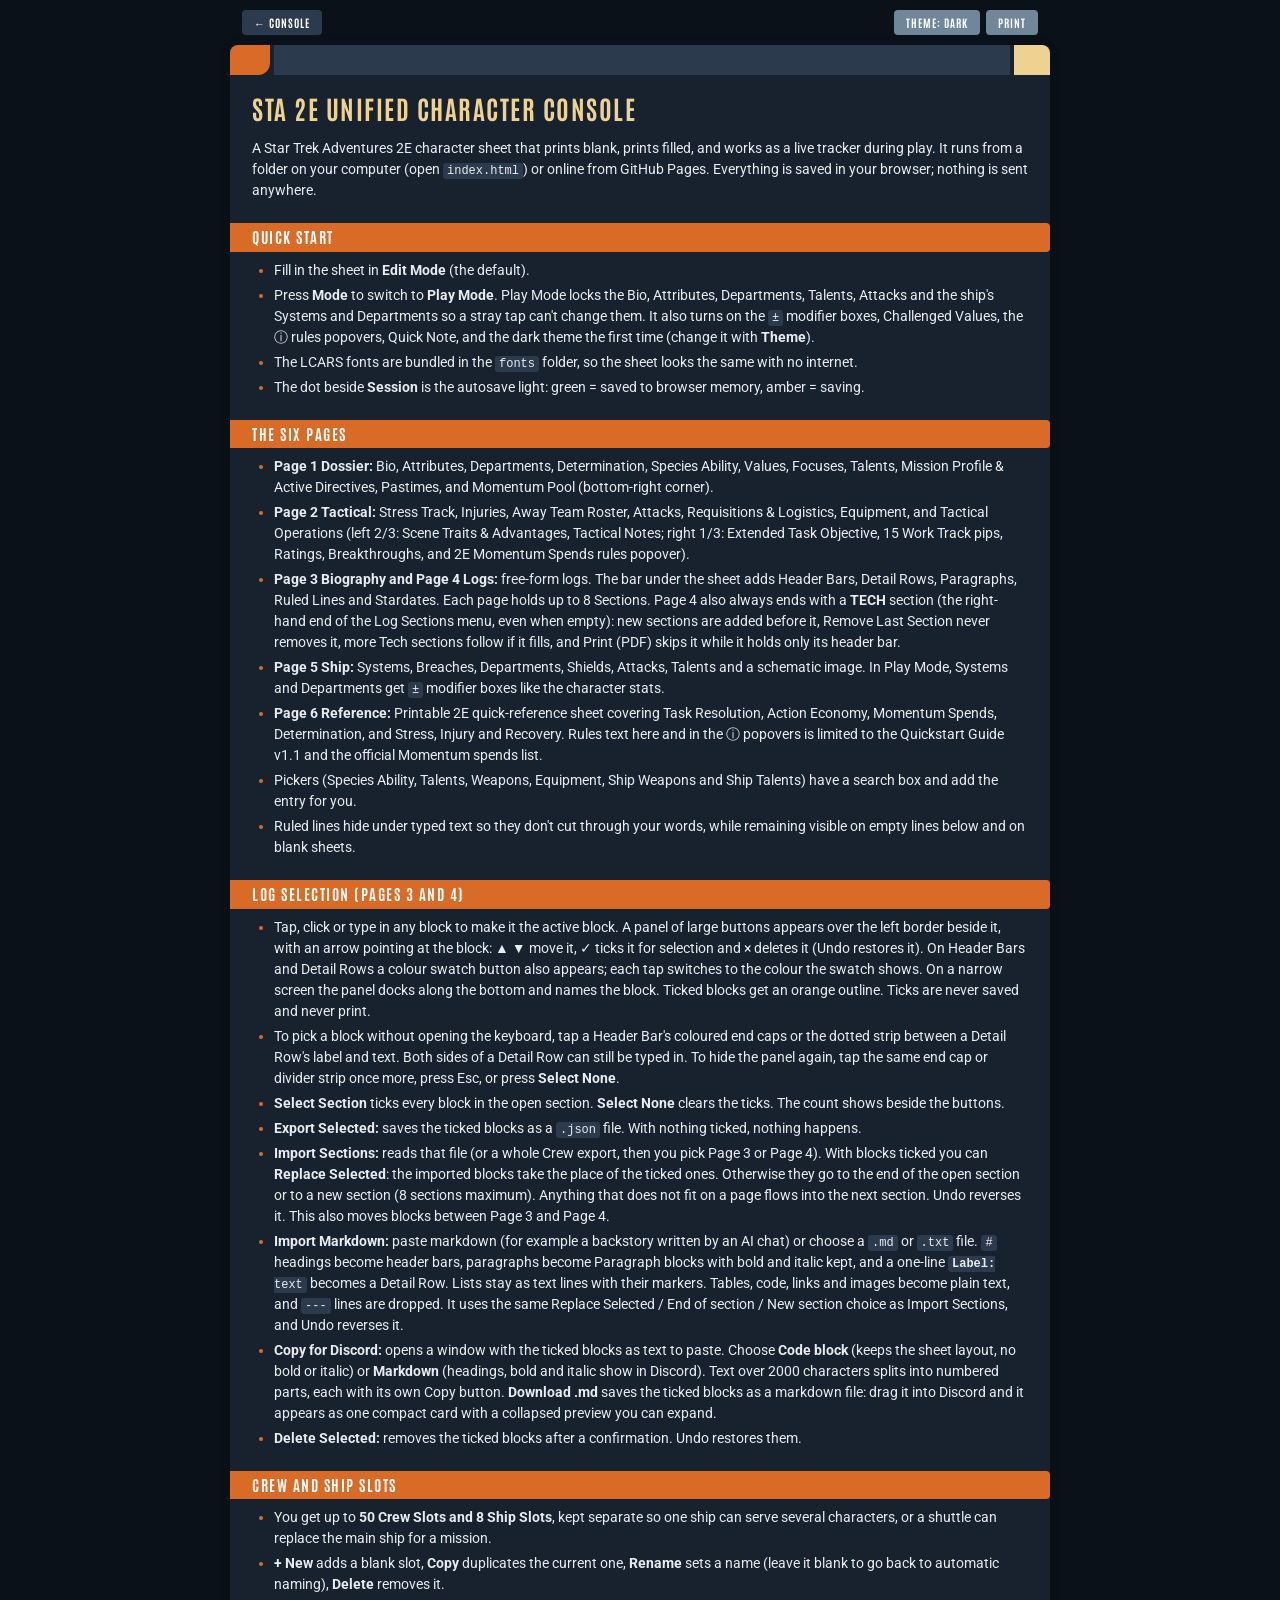
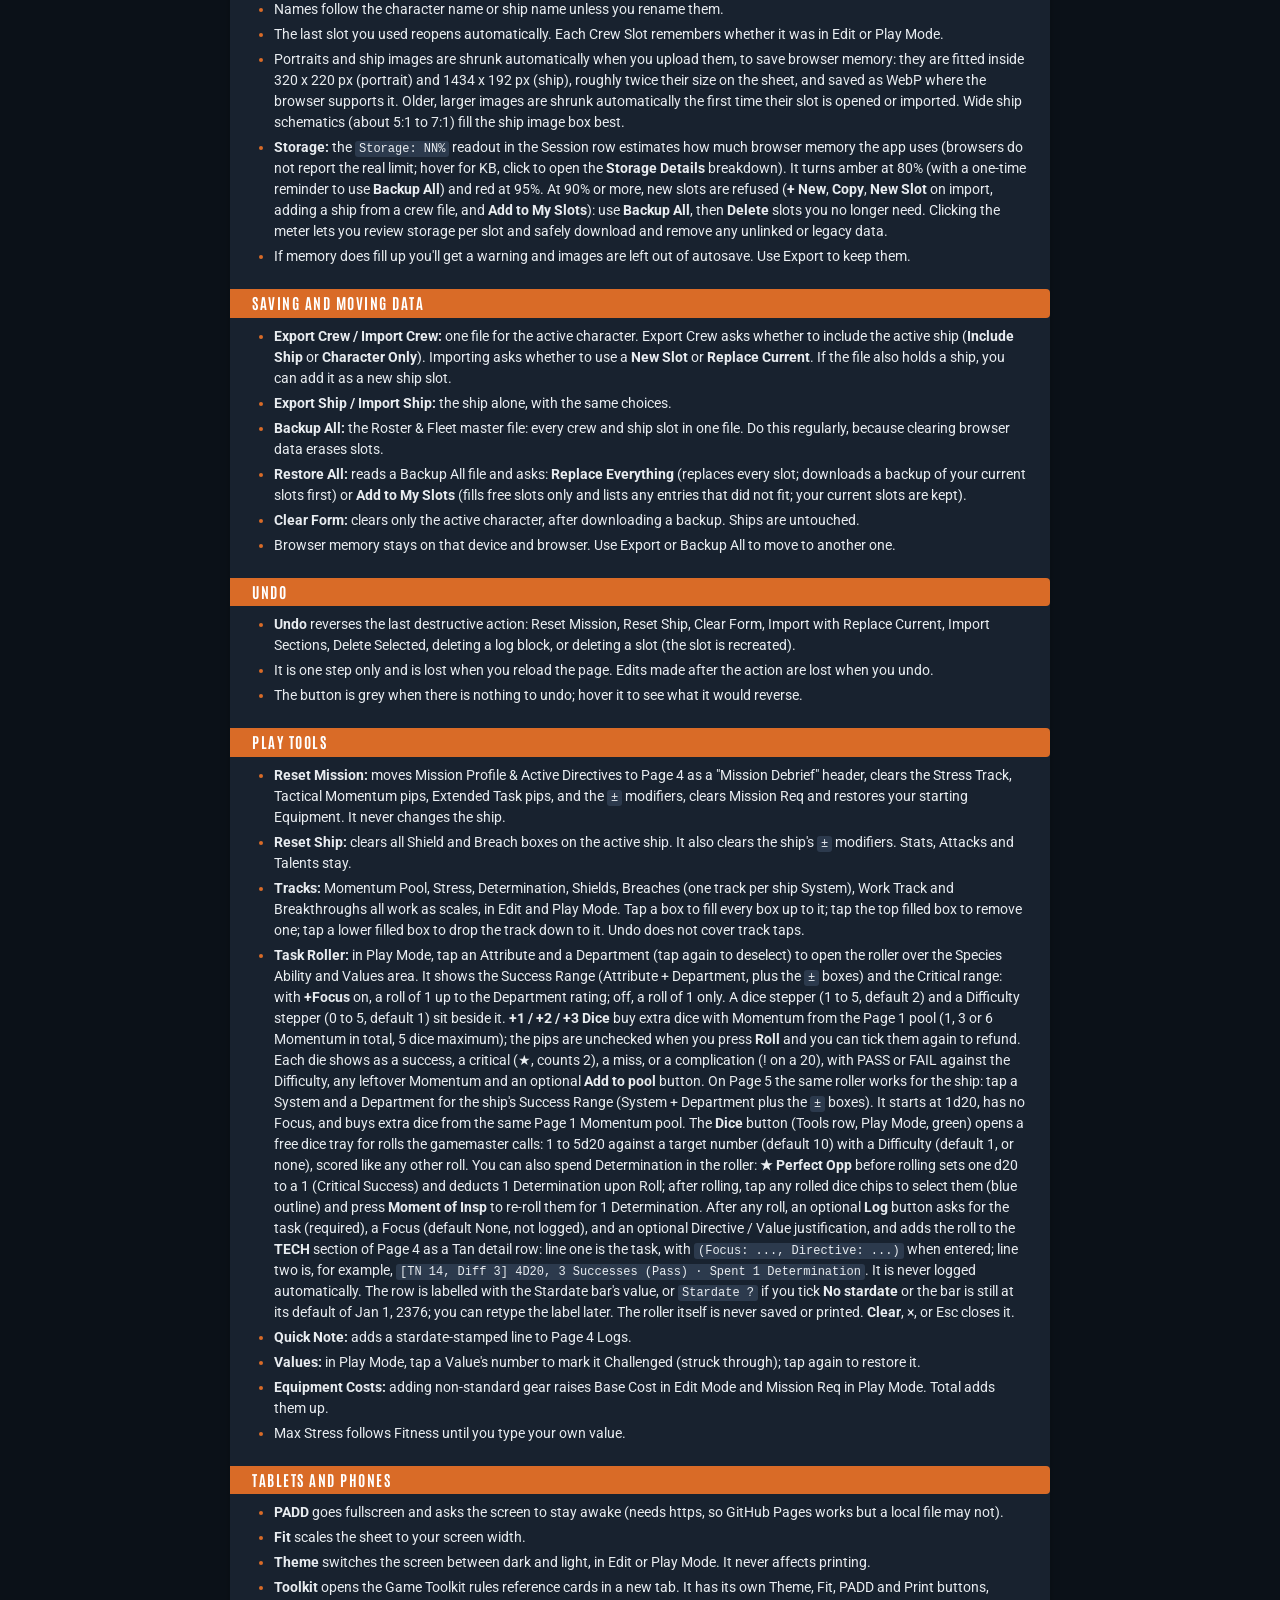
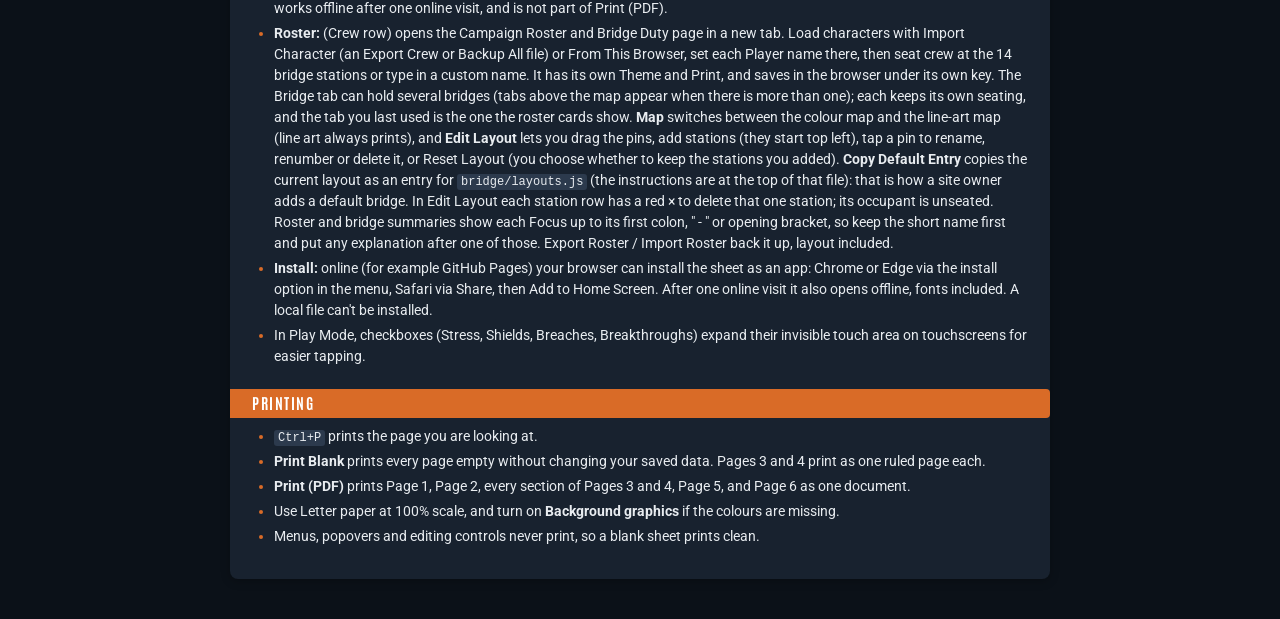
<file: manual.html>
<!DOCTYPE html>
<html lang="en">
<head>
<meta charset="UTF-8">
<meta name="viewport" content="width=device-width, initial-scale=1.0">
<title>STA 2E Console User Manual</title>
<link rel="stylesheet" href="fonts.css?v=1.0">
<link rel="icon" type="image/png" href="icon-ent.png">
<meta name="theme-color" content="#2c3a4d">
<style>
:root{--navy:#2c3a4d;--orange:#d96b27;--tan:#eed292;--slate:#708699;--bg:#e9edf1;--page:#fff;--fg:#111;--hd:#2c3a4d;--code:#e8edf2}
body.dark{--bg:#0b1118;--page:#18222f;--fg:#e8ecf0;--hd:#eed292;--code:#2c3a4d}
*{box-sizing:border-box}
body{margin:0;background:var(--bg);color:var(--fg);font:14px/1.5 'Roboto',Arial,sans-serif;-webkit-print-color-adjust:exact;print-color-adjust:exact}
.bar{display:flex;flex-wrap:wrap;gap:6px;align-items:center;max-width:820px;margin:0 auto;padding:10px 12px}
.btn{font:bold 11px 'Antonio','Oswald',sans-serif;letter-spacing:1px;text-transform:uppercase;color:#fff;background:var(--navy);border:0;border-radius:4px;padding:5px 12px;cursor:pointer;text-decoration:none;display:inline-block}
.btn:hover{opacity:.85}.btn.slate{background:var(--slate)}
.sp{flex:1}
.sheet{max-width:820px;margin:0 auto 40px;background:var(--page);border-radius:8px;box-shadow:0 2px 10px rgba(0,0,0,.25);padding:0 22px 24px;overflow:hidden}
.cap{display:flex;height:30px;gap:4px;margin:0 -22px 14px}
.cap i{display:block}.c1{width:40px;background:var(--orange);border-bottom-right-radius:12px}.c2{flex:1;background:var(--navy)}.c3{width:36px;background:var(--tan)}
h1,h2,h3{font-family:'Antonio','Oswald',sans-serif;text-transform:uppercase}
h1{color:var(--hd);font-size:26px;letter-spacing:1.5px;margin:6px 0 10px}
h2{margin:22px -22px 8px;padding:3px 12px 3px 22px;background:var(--orange);color:#fff;border-radius:0 4px 4px 0;font-size:15px;letter-spacing:1.5px}
h3{color:var(--hd);font-size:14px;letter-spacing:1px}
p{margin:0 0 8px}ul{margin:4px 0 8px;padding-left:22px}li{margin-bottom:4px}li::marker{color:var(--orange)}
code{background:var(--code);padding:1px 4px;border-radius:3px;font:12px Consolas,'Courier New',monospace}
@media print{body{background:#fff;color:#111}.bar{display:none}.sheet{box-shadow:none;max-width:none;margin:0}}
</style>
</head>
<body>
<div class="bar"><a class="btn" id="back" href="index.html" title="Back to the console">&larr; Console</a><span class="sp"></span><button type="button" class="btn slate" id="theme">Theme</button><button type="button" class="btn slate" onclick="print()">Print</button></div>
<main class="sheet">
<div class="cap"><i class="c1"></i><i class="c2"></i><i class="c3"></i></div>
<h1>STA 2E Unified Character Console</h1>
<p>A Star Trek Adventures 2E character sheet that prints blank, prints filled, and works as a live tracker during play. It runs from a folder on your computer (open <code>index.html</code>) or online from GitHub Pages. Everything is saved in your browser; nothing is sent anywhere.</p>
<h2>Quick Start</h2>
<ul>
<li>Fill in the sheet in <strong>Edit Mode</strong> (the default).</li>
<li>Press <strong>Mode</strong> to switch to <strong>Play Mode</strong>. Play Mode locks the Bio, Attributes, Departments, Talents, Attacks and the ship's Systems and Departments so a stray tap can't change them. It also turns on the <code>±</code> modifier boxes, Challenged Values, the ⓘ rules popovers, Quick Note, and the dark theme the first time (change it with <strong>Theme</strong>).</li>
<li>The LCARS fonts are bundled in the <code>fonts</code> folder, so the sheet looks the same with no internet.</li>
<li>The dot beside <strong>Session</strong> is the autosave light: green = saved to browser memory, amber = saving.</li>
</ul>
<h2>The Six Pages</h2>
<ul>
<li><strong>Page 1 Dossier:</strong> Bio, Attributes, Departments, Determination, Species Ability, Values, Focuses, Talents, Mission Profile &amp; Active Directives, Pastimes, and Momentum Pool (bottom-right corner).</li>
<li><strong>Page 2 Tactical:</strong> Stress Track, Injuries, Away Team Roster, Attacks, Requisitions &amp; Logistics, Equipment, and Tactical Operations (left 2/3: Scene Traits &amp; Advantages, Tactical Notes; right 1/3: Extended Task Objective, 15 Work Track pips, Ratings, Breakthroughs, and 2E Momentum Spends rules popover).</li>
<li><strong>Page 3 Biography and Page 4 Logs:</strong> free-form logs. The bar under the sheet adds Header Bars, Detail Rows, Paragraphs, Ruled Lines and Stardates. Each page holds up to 8 Sections. Page 4 also always ends with a <strong>TECH</strong> section (the right-hand end of the Log Sections menu, even when empty): new sections are added before it, Remove Last Section never removes it, more Tech sections follow if it fills, and Print (PDF) skips it while it holds only its header bar.</li>
<li><strong>Page 5 Ship:</strong> Systems, Breaches, Departments, Shields, Attacks, Talents and a schematic image. In Play Mode, Systems and Departments get <code>±</code> modifier boxes like the character stats.</li>
<li><strong>Page 6 Reference:</strong> Printable 2E quick-reference sheet covering Task Resolution, Action Economy, Momentum Spends, Determination, and Stress, Injury and Recovery. Rules text here and in the ⓘ popovers is limited to the Quickstart Guide v1.1 and the official Momentum spends list.</li>
<li>Pickers (Species Ability, Talents, Weapons, Equipment, Ship Weapons and Ship Talents) have a search box and add the entry for you.</li>
<li>Ruled lines hide under typed text so they don't cut through your words, while remaining visible on empty lines below and on blank sheets.</li>
</ul>
<h2>Log Selection (Pages 3 and 4)</h2>
<ul>
<li>Tap, click or type in any block to make it the active block. A panel of large buttons appears over the left border beside it, with an arrow pointing at the block: ▲ ▼ move it, ✓ ticks it for selection and × deletes it (Undo restores it). On Header Bars and Detail Rows a colour swatch button also appears; each tap switches to the colour the swatch shows. On a narrow screen the panel docks along the bottom and names the block. Ticked blocks get an orange outline. Ticks are never saved and never print.</li>
<li>To pick a block without opening the keyboard, tap a Header Bar's coloured end caps or the dotted strip between a Detail Row's label and text. Both sides of a Detail Row can still be typed in. To hide the panel again, tap the same end cap or divider strip once more, press Esc, or press <strong>Select None</strong>.</li>
<li><strong>Select Section</strong> ticks every block in the open section. <strong>Select None</strong> clears the ticks. The count shows beside the buttons.</li>
<li><strong>Export Selected:</strong> saves the ticked blocks as a <code>.json</code> file. With nothing ticked, nothing happens.</li>
<li><strong>Import Sections:</strong> reads that file (or a whole Crew export, then you pick Page 3 or Page 4). With blocks ticked you can <strong>Replace Selected</strong>: the imported blocks take the place of the ticked ones. Otherwise they go to the end of the open section or to a new section (8 sections maximum). Anything that does not fit on a page flows into the next section. Undo reverses it. This also moves blocks between Page 3 and Page 4.</li>
<li><strong>Import Markdown:</strong> paste markdown (for example a backstory written by an AI chat) or choose a <code>.md</code> or <code>.txt</code> file. <code>#</code> headings become header bars, paragraphs become Paragraph blocks with bold and italic kept, and a one-line <code><strong>Label:</strong> text</code> becomes a Detail Row. Lists stay as text lines with their markers. Tables, code, links and images become plain text, and <code>---</code> lines are dropped. It uses the same Replace Selected / End of section / New section choice as Import Sections, and Undo reverses it.</li>
<li><strong>Copy for Discord:</strong> opens a window with the ticked blocks as text to paste. Choose <strong>Code block</strong> (keeps the sheet layout, no bold or italic) or <strong>Markdown</strong> (headings, bold and italic show in Discord). Text over 2000 characters splits into numbered parts, each with its own Copy button. <strong>Download .md</strong> saves the ticked blocks as a markdown file: drag it into Discord and it appears as one compact card with a collapsed preview you can expand.</li>
<li><strong>Delete Selected:</strong> removes the ticked blocks after a confirmation. Undo restores them.</li>
</ul>
<h2>Crew and Ship Slots</h2>
<ul>
<li>You get up to <strong>50 Crew Slots and 8 Ship Slots</strong>, kept separate so one ship can serve several characters, or a shuttle can replace the main ship for a mission.</li>
<li><strong>+ New</strong> adds a blank slot, <strong>Copy</strong> duplicates the current one, <strong>Rename</strong> sets a name (leave it blank to go back to automatic naming), <strong>Delete</strong> removes it.</li>
<li>Names follow the character name or ship name unless you rename them.</li>
<li>The last slot you used reopens automatically. Each Crew Slot remembers whether it was in Edit or Play Mode.</li>
<li>Portraits and ship images are shrunk automatically when you upload them, to save browser memory: they are fitted inside 320 x 220 px (portrait) and 1434 x 192 px (ship), roughly twice their size on the sheet, and saved as WebP where the browser supports it. Older, larger images are shrunk automatically the first time their slot is opened or imported. Wide ship schematics (about 5:1 to 7:1) fill the ship image box best.</li>
<li><strong>Storage:</strong> the <code>Storage: NN%</code> readout in the Session row estimates how much browser memory the app uses (browsers do not report the real limit; hover for KB, click to open the <strong>Storage Details</strong> breakdown). It turns amber at 80% (with a one-time reminder to use <strong>Backup All</strong>) and red at 95%. At 90% or more, new slots are refused (<strong>+ New</strong>, <strong>Copy</strong>, <strong>New Slot</strong> on import, adding a ship from a crew file, and <strong>Add to My Slots</strong>): use <strong>Backup All</strong>, then <strong>Delete</strong> slots you no longer need. Clicking the meter lets you review storage per slot and safely download and remove any unlinked or legacy data.</li>
<li>If memory does fill up you'll get a warning and images are left out of autosave. Use Export to keep them.</li>
</ul>
<h2>Saving and Moving Data</h2>
<ul>
<li><strong>Export Crew / Import Crew:</strong> one file for the active character. Export Crew asks whether to include the active ship (<strong>Include Ship</strong> or <strong>Character Only</strong>). Importing asks whether to use a <strong>New Slot</strong> or <strong>Replace Current</strong>. If the file also holds a ship, you can add it as a new ship slot.</li>
<li><strong>Export Ship / Import Ship:</strong> the ship alone, with the same choices.</li>
<li><strong>Backup All:</strong> the Roster &amp; Fleet master file: every crew and ship slot in one file. Do this regularly, because clearing browser data erases slots.</li>
<li><strong>Restore All:</strong> reads a Backup All file and asks: <strong>Replace Everything</strong> (replaces every slot; downloads a backup of your current slots first) or <strong>Add to My Slots</strong> (fills free slots only and lists any entries that did not fit; your current slots are kept).</li>
<li><strong>Clear Form:</strong> clears only the active character, after downloading a backup. Ships are untouched.</li>
<li>Browser memory stays on that device and browser. Use Export or Backup All to move to another one.</li>
</ul>
<h2>Undo</h2>
<ul>
<li><strong>Undo</strong> reverses the last destructive action: Reset Mission, Reset Ship, Clear Form, Import with Replace Current, Import Sections, Delete Selected, deleting a log block, or deleting a slot (the slot is recreated).</li>
<li>It is one step only and is lost when you reload the page. Edits made after the action are lost when you undo.</li>
<li>The button is grey when there is nothing to undo; hover it to see what it would reverse.</li>
</ul>
<h2>Play Tools</h2>
<ul>
<li><strong>Reset Mission:</strong> moves Mission Profile &amp; Active Directives to Page 4 as a "Mission Debrief" header, clears the Stress Track, Tactical Momentum pips, Extended Task pips, and the <code>±</code> modifiers, clears Mission Req and restores your starting Equipment. It never changes the ship.</li>
<li><strong>Reset Ship:</strong> clears all Shield and Breach boxes on the active ship. It also clears the ship's <code>±</code> modifiers. Stats, Attacks and Talents stay.</li>
<li><strong>Tracks:</strong> Momentum Pool, Stress, Determination, Shields, Breaches (one track per ship System), Work Track and Breakthroughs all work as scales, in Edit and Play Mode. Tap a box to fill every box up to it; tap the top filled box to remove one; tap a lower filled box to drop the track down to it. Undo does not cover track taps.</li>
<li><strong>Task Roller:</strong> in Play Mode, tap an Attribute and a Department (tap again to deselect) to open the roller over the Species Ability and Values area. It shows the Success Range (Attribute + Department, plus the <code>±</code> boxes) and the Critical range: with <strong>+Focus</strong> on, a roll of 1 up to the Department rating; off, a roll of 1 only. A dice stepper (1 to 5, default 2) and a Difficulty stepper (0 to 5, default 1) sit beside it. <strong>+1 / +2 / +3 Dice</strong> buy extra dice with Momentum from the Page 1 pool (1, 3 or 6 Momentum in total, 5 dice maximum); the pips are unchecked when you press <strong>Roll</strong> and you can tick them again to refund. Each die shows as a success, a critical (★, counts 2), a miss, or a complication (! on a 20), with PASS or FAIL against the Difficulty, any leftover Momentum and an optional <strong>Add to pool</strong> button. On Page 5 the same roller works for the ship: tap a System and a Department for the ship's Success Range (System + Department plus the <code>±</code> boxes). It starts at 1d20, has no Focus, and buys extra dice from the same Page 1 Momentum pool. The <strong>Dice</strong> button (Tools row, Play Mode, green) opens a free dice tray for rolls the gamemaster calls: 1 to 5d20 against a target number (default 10) with a Difficulty (default 1, or none), scored like any other roll. You can also spend Determination in the roller: <strong>★ Perfect Opp</strong> before rolling sets one d20 to a 1 (Critical Success) and deducts 1 Determination upon Roll; after rolling, tap any rolled dice chips to select them (blue outline) and press <strong>Moment of Insp</strong> to re-roll them for 1 Determination. After any roll, an optional <strong>Log</strong> button asks for the task (required), a Focus (default None, not logged), and an optional Directive / Value justification, and adds the roll to the <strong>TECH</strong> section of Page 4 as a Tan detail row: line one is the task, with <code>(Focus: ..., Directive: ...)</code> when entered; line two is, for example, <code>[TN 14, Diff 3] 4D20, 3 Successes (Pass) · Spent 1 Determination</code>. It is never logged automatically. The row is labelled with the Stardate bar's value, or <code>Stardate ?</code> if you tick <strong>No stardate</strong> or the bar is still at its default of Jan 1, 2376; you can retype the label later. The roller itself is never saved or printed. <strong>Clear</strong>, ×, or Esc closes it.</li>
<li><strong>Quick Note:</strong> adds a stardate-stamped line to Page 4 Logs.</li>
<li><strong>Values:</strong> in Play Mode, tap a Value's number to mark it Challenged (struck through); tap again to restore it.</li>
<li><strong>Equipment Costs:</strong> adding non-standard gear raises Base Cost in Edit Mode and Mission Req in Play Mode. Total adds them up.</li>
<li>Max Stress follows Fitness until you type your own value.</li>
</ul>
<h2>Tablets and Phones</h2>
<ul>
<li><strong>PADD</strong> goes fullscreen and asks the screen to stay awake (needs https, so GitHub Pages works but a local file may not).</li>
<li><strong>Fit</strong> scales the sheet to your screen width.</li>
<li><strong>Theme</strong> switches the screen between dark and light, in Edit or Play Mode. It never affects printing.</li>
<li><strong>Toolkit</strong> opens the Game Toolkit rules reference cards in a new tab. It has its own Theme, Fit, PADD and Print buttons, works offline after one online visit, and is not part of Print (PDF).</li>
<li><strong>Roster:</strong> (Crew row) opens the Campaign Roster and Bridge Duty page in a new tab. Load characters with Import Character (an Export Crew or Backup All file) or From This Browser, set each Player name there, then seat crew at the 14 bridge stations or type in a custom name. It has its own Theme and Print, and saves in the browser under its own key. The Bridge tab can hold several bridges (tabs above the map appear when there is more than one); each keeps its own seating, and the tab you last used is the one the roster cards show. <strong>Map</strong> switches between the colour map and the line-art map (line art always prints), and <strong>Edit Layout</strong> lets you drag the pins, add stations (they start top left), tap a pin to rename, renumber or delete it, or Reset Layout (you choose whether to keep the stations you added). <strong>Copy Default Entry</strong> copies the current layout as an entry for <code>bridge/layouts.js</code> (the instructions are at the top of that file): that is how a site owner adds a default bridge. In Edit Layout each station row has a red × to delete that one station; its occupant is unseated. Roster and bridge summaries show each Focus up to its first colon, " - " or opening bracket, so keep the short name first and put any explanation after one of those. Export Roster / Import Roster back it up, layout included.</li>
<li><strong>Install:</strong> online (for example GitHub Pages) your browser can install the sheet as an app: Chrome or Edge via the install option in the menu, Safari via Share, then Add to Home Screen. After one online visit it also opens offline, fonts included. A local file can't be installed.</li>
<li>In Play Mode, checkboxes (Stress, Shields, Breaches, Breakthroughs) expand their invisible touch area on touchscreens for easier tapping.</li>
</ul>
<h2>Printing</h2>
<ul>
<li><code>Ctrl+P</code> prints the page you are looking at.</li>
<li><strong>Print Blank</strong> prints every page empty without changing your saved data. Pages 3 and 4 print as one ruled page each.</li>
<li><strong>Print (PDF)</strong> prints Page 1, Page 2, every section of Pages 3 and 4, Page 5, and Page 6 as one document.</li>
<li>Use Letter paper at 100% scale, and turn on <strong>Background graphics</strong> if the colours are missing.</li>
<li>Menus, popovers and editing controls never print, so a blank sheet prints clean.</li>
</ul>
</main>
<script>
var K='sta2e_dark_play',d=true;
try{d=localStorage.getItem(K)!=='0'}catch(e){}
function t(){document.body.classList.toggle('dark',d);document.getElementById('theme').textContent='Theme: '+(d?'Dark':'Light')}
document.getElementById('theme').onclick=function(){d=!d;try{localStorage.setItem(K,d?'1':'0')}catch(e){}t()};t();
document.getElementById('back').onclick=function(e){e.preventDefault();window.close();setTimeout(function(){location.href='index.html'},150)};
</script>
</body>
</html>
</file>
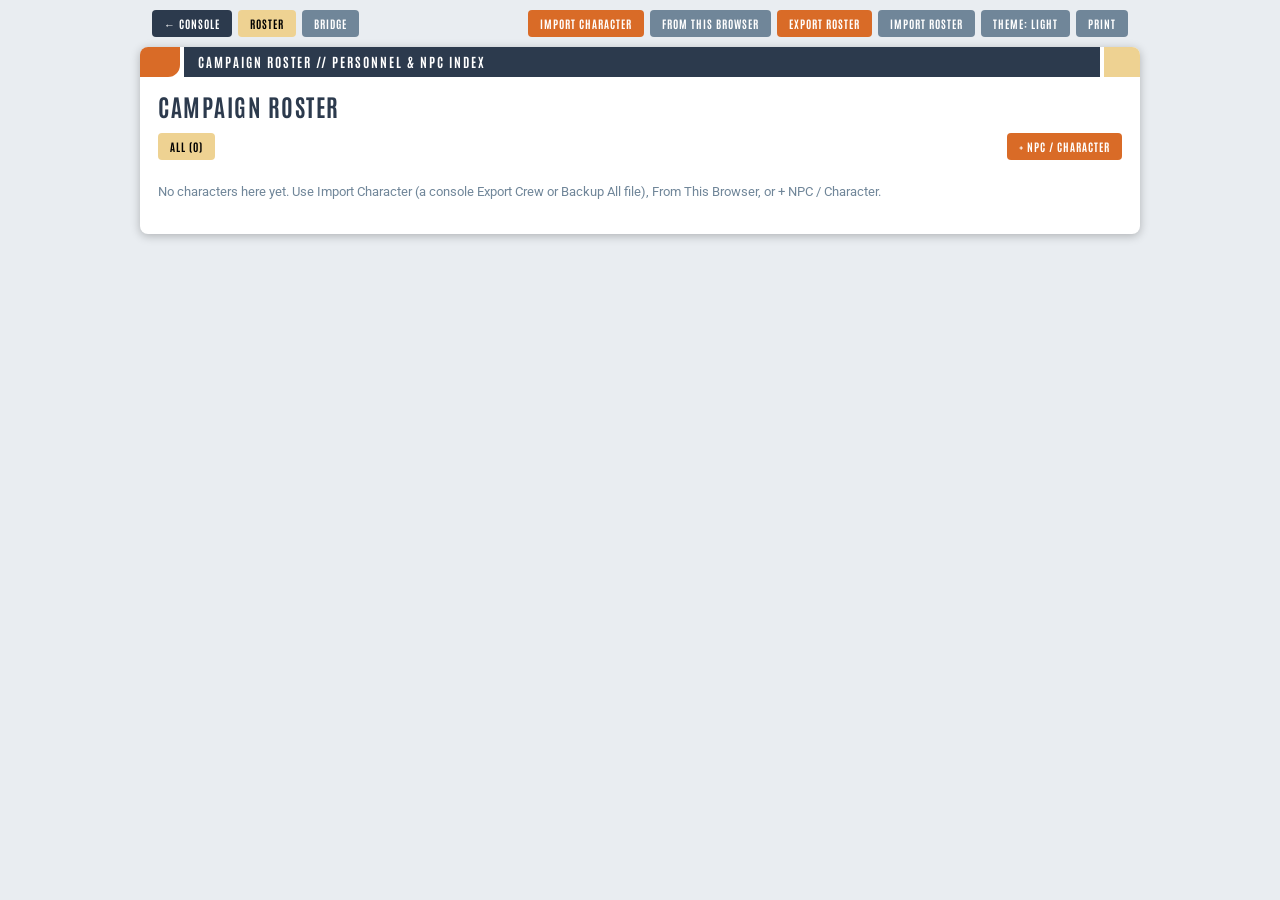
<file: roster.html>
<!DOCTYPE html>
<html lang="en">
<head>
<meta charset="UTF-8">
<meta name="viewport" content="width=device-width, initial-scale=1.0">
<title>STA 2E Campaign Roster &amp; Bridge Duty</title>
<link rel="stylesheet" href="fonts.css?v=1.0">
<link rel="icon" type="image/png" href="icon-ent.png">
<meta name="theme-color" content="#2c3a4d">
<style>
:root{--navy:#2c3a4d;--orange:#d96b27;--tan:#eed292;--slate:#708699;--bg:#e9edf1;--page:#fff;--fg:#111;--line:#111;--card:#f5f7fa;--bd:#c0c8cf;--hd:#2c3a4d;--foc:#46586b}
body.dark{--bg:#0b1118;--page:#18222f;--fg:#e8ecf0;--line:#cfd6dd;--card:#222e3d;--bd:#3a4a5c;--hd:#eed292;--foc:#b4c0cc}
*{box-sizing:border-box}
body{margin:0;background:var(--bg);color:var(--fg);font:13px/1.4 'Roboto',Arial,sans-serif;-webkit-print-color-adjust:exact;print-color-adjust:exact}
.bar{display:flex;flex-wrap:wrap;gap:6px;align-items:center;max-width:1000px;margin:0 auto;padding:10px 12px}
.btn{font:bold 11px 'Antonio','Oswald',sans-serif;letter-spacing:1px;text-transform:uppercase;color:#fff;background:var(--navy);border:0;border-radius:4px;padding:6px 12px;cursor:pointer;text-decoration:none;display:inline-block}
.btn:hover{opacity:.85}.btn.s{background:var(--slate)}.btn.o{background:var(--orange)}.btn.r{background:#bd4b4b}.btn.on{background:var(--tan);color:#000}
.sp{flex:1}
.sheet{max-width:1000px;margin:0 auto 40px;background:var(--page);border-radius:8px;box-shadow:0 2px 10px rgba(0,0,0,.25);padding:0 18px 20px;overflow:hidden}
.cap{display:flex;height:30px;gap:4px;margin:0 -18px 12px}.cap i{display:block}.c1{width:40px;background:var(--orange);border-bottom-right-radius:12px}.c2{flex:1;background:var(--navy);color:#fff;font:bold 13px/30px 'Antonio','Oswald',sans-serif;letter-spacing:2px;text-transform:uppercase;padding-left:14px;white-space:nowrap;overflow:hidden}.c3{width:36px;background:var(--tan)}
h1{font-family:'Antonio','Oswald',sans-serif;text-transform:uppercase;color:var(--hd);font-size:24px;letter-spacing:1.5px;margin:4px 0 10px}
.chips{display:flex;flex-wrap:wrap;gap:6px;align-items:center;margin-bottom:10px}
.cards{display:grid;grid-template-columns:1fr;gap:8px}
.card{background:var(--card);border:1px solid var(--bd);border-radius:6px;padding:7px 9px;display:flex;flex-direction:column;gap:3px}
.card b{font-family:'Antonio','Oswald',sans-serif;font-size:15px;letter-spacing:.5px;text-transform:uppercase}
.card small,.muted{color:var(--slate)}
.badge{float:right;background:var(--orange);color:#fff;border-radius:3px;padding:0 6px;font:bold 11px 'Antonio',sans-serif}
.st{font:bold 10.5px 'Antonio','Oswald',sans-serif;letter-spacing:.5px}
.card input,.modal input{font:12px 'Roboto',Arial,sans-serif;background:var(--page);color:var(--fg);border:1px solid var(--bd);border-radius:3px;padding:2px 5px;width:100%}
.cb{display:flex;gap:5px;margin-top:3px}.cb .btn{padding:3px 8px}
.card{display:grid;grid-template-columns:minmax(0,1fr) auto;column-gap:14px;row-gap:4px;align-items:start}
.card .cl{min-width:0;display:flex;flex-direction:column;gap:2px}
.card .cr{display:flex;flex-direction:column;align-items:flex-end;justify-content:space-between;align-self:stretch;gap:2px}
.card .sg{display:flex;flex-direction:column;align-items:flex-end;gap:2px}
.card b{line-height:22px}
.card .stl{display:flex;align-items:center;min-height:22px;font:bold 14px/22px 'Antonio',sans-serif;letter-spacing:1px;text-transform:uppercase}
.card .stt{height:22px;line-height:20px;padding:0 17px 0 14px;border-radius:11px 0 0 11px;color:#fff;letter-spacing:1px}
.card .dot{flex:none;width:22px;height:22px;font:bold 12px/16px 'Antonio',sans-serif;margin:0 0 0 -11px}
.card .l1{display:flex;flex-wrap:wrap;align-items:baseline;justify-content:flex-start;column-gap:12px}
.card .sub{font-size:12px;color:var(--foc);white-space:nowrap;max-width:100%;overflow:hidden;text-overflow:ellipsis}
.card .cf{font-size:13px;line-height:1.3;max-height:2.6em;overflow:hidden;color:var(--fg);font-style:italic}
.card .g{margin-left:0}
.card .cbr{display:flex;gap:8px;align-items:center;margin-top:2px}
.card .cbr input{width:150px;text-align:left}
@media(max-width:620px){.card{grid-template-columns:1fr}.card .cr,.card .sg{align-items:flex-start}}
.el,.es1{display:flex;flex-direction:column;gap:2px;font:bold 10px 'Antonio',sans-serif;letter-spacing:1px;text-transform:uppercase;color:var(--tan)}
.ef{display:grid;grid-template-columns:1fr 1fr;gap:6px 8px}.w2{grid-column:1/-1}
.esg{display:grid;grid-template-columns:repeat(6,1fr);gap:4px}.esg input{text-align:center}
.modal textarea{width:100%;font:12px 'Roboto',Arial,sans-serif;background:var(--page);color:var(--fg);border:1px solid var(--bd);border-radius:3px;padding:4px 6px;resize:vertical}
.map img{display:block;width:100%;height:auto}
.map .mc,.map .ml{display:none}.map.col .mc{display:block}.map:not(.col) .ml{display:block}.map.badc .mc{display:none!important}.map.badc .ml{display:block}
body.dark .map .ml{filter:invert(1) brightness(.85)}
.map.col .pin{filter:drop-shadow(0 0 2px #fff) drop-shadow(0 0 1px #fff)}
.bw{display:flex;gap:16px;flex-wrap:wrap;align-items:flex-start}
.map{position:sticky;top:8px;width:min(100%,360px);flex:0 0 auto}
.pin{position:absolute;transform:translate(-50%,-50%);width:24px;height:24px;border-radius:50%;border:2px solid var(--line);font:bold 12px 'Antonio',sans-serif;padding:0;cursor:pointer;color:#fff;line-height:1;z-index:2}
.pin.e,.dot.e{background:var(--page);color:var(--fg);border-style:dotted}
.pin.ed{cursor:grab;touch-action:none;box-shadow:0 0 0 3px rgba(217,107,39,.5)}
.row{display:flex;gap:8px;align-items:flex-start;border:1px solid var(--bd);background:var(--card);border-radius:5px;padding:4px 8px;cursor:pointer}
.dot{flex:0 0 28px;height:28px;border-radius:50%;border:2px solid var(--line);color:#fff;font:bold 13px/24px 'Antonio',sans-serif;text-align:center;font-style:normal;margin-top:2px}
.rb{flex:1;min-width:0}
.row{min-width:0}
.l1,.l2{display:flex;flex-wrap:wrap;gap:2px 8px;justify-content:space-between;align-items:flex-end}
.row b{font:bold 14px 'Antonio',sans-serif;letter-spacing:1px;text-transform:uppercase;color:var(--slate)}
.row .who{font:bold 14px 'Roboto',Arial,sans-serif}
.xs{padding:2px 8px;align-self:center}
.l3{font-size:12px;color:var(--foc);white-space:nowrap;overflow:hidden;text-overflow:ellipsis}
.card small.f{color:var(--foc)}
.g{display:grid;grid-template-columns:repeat(6,20px) 9px repeat(6,20px);text-align:center;font:bold 12px 'Antonio',sans-serif;margin-left:auto}
.g i{display:block;justify-self:center;width:1px;background:var(--bd)}
.g.lg{font-size:9.5px;letter-spacing:.3px}
.g.lg span{height:13px;line-height:11px;margin:0 1px;border-radius:3px}
.slist{flex:1 1 420px;min-width:0;display:flex;flex-direction:column;gap:4px}
.ov{position:fixed;inset:0;background:rgba(0,0,0,.65);z-index:100;display:flex;align-items:center;justify-content:center;padding:12px}
.modal{background:var(--navy);color:#fff;border:2px solid var(--tan);border-radius:6px;padding:10px 12px;width:500px;max-width:96vw;max-height:92vh;overflow:auto;display:flex;flex-direction:column;gap:6px}
.dh{font:900 14px 'Antonio',sans-serif;letter-spacing:1px;color:var(--tan);border-bottom:1px solid var(--slate);padding-bottom:4px;display:flex;justify-content:space-between}
.dh button{background:none;border:0;color:#fff;font-size:18px;cursor:pointer}
.sec{font:bold 11px 'Antonio',sans-serif;letter-spacing:1px;color:var(--tan);text-transform:uppercase;margin-top:4px}
.sum{background:rgba(255,255,255,.08);border-radius:4px;padding:5px 8px}
.pick{display:block;width:100%;text-align:left;background:#3a4a5f;color:#fff;border:0;border-radius:3px;padding:5px 8px;margin-bottom:3px;cursor:pointer;font:12px 'Roboto',Arial,sans-serif}
.pick:hover{background:var(--orange)}
.modal .btn{margin-top:2px}
@media print{.map .mc{display:none!important}.map .ml{display:block!important;filter:none!important}.map.nol .mc{display:block!important}.map.nol .ml{display:none!important}.map .pin{filter:none}body,body.dark{--page:#fff;--fg:#111;--line:#000;--card:#fff;--bd:#999;--hd:#2c3a4d;--foc:#333;background:#fff}.bar,.ov,.cb,#btools,.pin{display:none!important}.pin.p{display:block!important}.sheet{box-shadow:none;max-width:none}}
</style>
</head>
<body>
<div class="bar"><a class="btn" id="back" href="index.html" title="Back to the console">&larr; Console</a>
<button type="button" class="btn on" data-tab="roster">Roster</button><button type="button" class="btn s" data-tab="bridge">Bridge</button><span class="sp"></span>
<button type="button" class="btn o" id="imp">Import Character</button><button type="button" class="btn s" id="loc" title="Read crew slots saved in this browser by the console">From This Browser</button><button type="button" class="btn o" id="exp">Export Roster</button><button type="button" class="btn s" id="expimp">Import Roster</button><button type="button" class="btn s" id="theme">Theme</button><button type="button" class="btn s" onclick="print()">Print</button>
<input type="file" id="f1" accept=".json" multiple hidden><input type="file" id="f2" accept=".json" hidden></div>
<main class="sheet">
<div class="cap"><i class="c1"></i><i class="c2" id="barlbl">Campaign Roster // Personnel &amp; NPC Index</i><i class="c3"></i></div>
<h1 id="ttl">Campaign Roster</h1>
<section id="t-roster"><div class="chips" id="chips"></div><div class="cards" id="cards"></div></section>
<section id="t-bridge" hidden><div class="chips" id="btabs"></div><div class="chips" id="btools"></div><div class="bw"><div class="map col" id="map"><img class="mc" alt="" onerror="this.parentNode.classList.add('badc')"><img class="ml" alt=""><div id="pins"></div></div><div class="slist" id="slist"></div></div></section>
</main>
<div id="ovh"></div>
<script src="bridge/layouts.js"></script>
<script>
(function(){
var K='sta2e_campaign_roster',$=function(s){return document.querySelector(s)};
var R='#bd4b4b',G='#c49a45',B='#4b8bbd';
// [number, station, colour, x%, y%]  (positions read from the marked image; edit freely)
var CC={C:R,O:G,S:B};
var LAY=Array.isArray(window.STA_BRIDGES)&&window.STA_BRIDGES.length?window.STA_BRIDGES:[{id:'main',name:'Main Bridge',img:'bridge/main-bridge-colour.png',line:'bridge/main-bridge.svg',st:[[1,'Captain','C',50.6,45.9],[2,'First Officer','C',35,47.1],[3,'Counselor','S',65.3,46.9],[4,'Operations','O',56.9,54.1],[5,'Conn','C',44.4,54.1],[6,'Tactical','O',50.6,31.1],[7,'Tactical II','O',22.5,49.2],[8,'Science','S',12.1,54.2],[9,'Environment','O',11.3,48.6],[10,'Science II','S',12.9,42.9],[11,'Engineering','O',76.7,49.2],[12,'Engineering 2','O',87.2,53.9],[13,'Mission Ops','O',87.5,48.1],[14,'Science III','S',85.8,42.7]]}];
function lay(id){return LAY.filter(function(L){return L.id===id})[0]}
function defSt(L){return L?L.st.map(function(q){return {n:q[0],name:q[1],c:CC[q[2]]||G,x:q[3],y:q[4]}}):[]}
var SL=['CTL','FIT','DAR','INS','PRE','REA','CMD','CON','ENG','SEC','MED','SCI'];
var SK=['attr_control','attr_fitness','attr_daring','attr_insight','attr_presence','attr_reason','dept_command','dept_conn','dept_engineering','dept_security','dept_medicine','dept_science'];
var SC=['#708699','#708699','#708699','#708699','#708699','#708699',R,R,G,G,B,B];
var D={chars:[],bridges:[]},F='all',EDIT=false,MAPC=true;
try{MAPC=localStorage.getItem('sta2e_roster_map')!=='l'}catch(e){}
function applyMap(){var b=BR(),L=lay(b.id),m=$('#map');if(!m)return;var hc=!!(L&&L.img),hl=!!(L&&L.line),col=hc&&(MAPC||!hl);
 m.classList.toggle('col',col);m.classList.toggle('nol',!hl);m.classList.remove('badc');
 m.style.width='min(100%,'+((L&&L.w)||360)+'px)';
 [['.mc',hc?L.img:''],['.ml',hl?L.line:'']].forEach(function(p){var e=m.querySelector(p[0]);if(p[1]){if(e.getAttribute('src')!==p[1])e.setAttribute('src',p[1])}else e.removeAttribute('src')})}
function norm(d){var o={chars:d.chars||[],bridges:Array.isArray(d.bridges)?d.bridges:[],act:d.act};
 if(!o.bridges.length&&d.seats)o.bridges=[{id:'main',seats:d.seats}];
 o.bridges.forEach(function(b,i){if(!b.id)b.id=i?'b'+i:'main';b.seats=b.seats||{}});
 LAY.slice().reverse().forEach(function(L){var b=o.bridges.filter(function(x){return x.id===L.id})[0];if(!b){b={id:L.id,seats:{}};o.bridges.unshift(b)}b.builtin=true;b.name=L.name;if(!Array.isArray(b.st)||!b.st.length)b.st=defSt(L)});
 o.bridges.forEach(function(b){if(!b.name)b.name='Bridge';if(!Array.isArray(b.st))b.st=[];Object.keys(b.seats).forEach(function(k){if(!b.st.some(function(z){return z.n===+k}))delete b.seats[k]})});
 o.bridges=LAY.map(function(L){return o.bridges.filter(function(x){return x.id===L.id})[0]}).concat(o.bridges.filter(function(x){return !lay(x.id)}));
 if(!o.bridges.some(function(b){return b.id===o.act}))o.act=o.bridges[0].id;return o}
try{var d0=JSON.parse(localStorage.getItem(K));if(d0&&Array.isArray(d0.chars))D=norm(d0)}catch(e){}
if(!D.bridges.length)D=norm(D);
function BR(){return D.bridges.filter(function(b){return b.id===D.act})[0]||D.bridges[0]}
function sts(){return BR().st.slice().sort(function(a,b){return a.n-b.n})}
function stn(n){return BR().st.filter(function(q){return q.n===n})[0]}
function save(){try{localStorage.setItem(K,JSON.stringify(D))}catch(e){alert('Browser storage is full. Use Export Roster.')}}
function esc(s){return String(s==null?'':s).replace(/&/g,'&amp;').replace(/</g,'&lt;').replace(/>/g,'&gt;').replace(/"/g,'&quot;')}
function uid(){return 'c'+Date.now().toString(36)+Math.random().toString(36).slice(2,5)}
function byId(id){return D.chars.filter(function(c){return c.id===id})[0]}
function lab(c){return [c.rank,c.name].filter(Boolean).join(' ')||'Unnamed'}
function seatElse(id){for(var i=0;i<D.bridges.length;i++){var b=D.bridges[i];if(b.id===D.act)continue;for(var n in b.seats){var q=b.st.filter(function(z){return z.n===+n})[0];if(b.seats[n].id===id&&q)return b.name+': '+q.name}}return ''}
function seatOf(id){for(var n in BR().seats)if(BR().seats[n].id===id&&stn(+n))return +n;return 0}
function stats(c){if(!c.stats||!c.stats.some(Boolean))return '';return c.stats.map(function(v,i){return '<span style="color:'+SC[i]+'">'+SL[i]+' '+esc(v||'-')+'</span>'}).join(' ')}
function foc(c){return (c.foc||[]).filter(Boolean).map(function(f){return String(f).split(/\s+-\s+|:|\s*\(/)[0].trim()}).join(' \u00B7 ')}
function players(){var o={};D.chars.forEach(function(c){if(c.player)o[c.player]=1});return Object.keys(o).sort()}
function fromSheet(d){var g=function(k){return d[k]==null?'':String(d[k]).trim()};
 return {rank:g('bio_rank'),name:g('bio_name'),species:g('bio_species'),role:g('bio_assignment'),pron:g('bio_pronouns'),player:g('bio_player'),stats:SK.map(g),foc:[1,2,3,4,5,6].map(function(i){return g('ledger_focus_'+i)})}}
function addChars(list){var a=0,u=0;list.forEach(function(n){
 var ex=n.name&&D.chars.filter(function(c){return c.name.toLowerCase()===n.name.toLowerCase()})[0];
 if(ex){var pl=ex.player;Object.assign(ex,n);if(!n.player)ex.player=pl;u++}else{n.id=uid();D.chars.push(n);a++}});
 save();render();alert('Added '+a+', updated '+u+'.')}
function isSheet(d){return d&&typeof d==='object'&&(d._bundle==='sta2e-unified-v3'||d.bio_name!==undefined)}
function readFiles(inp,fn){Array.prototype.forEach.call(inp.files,function(f){var r=new FileReader();r.onload=function(e){var d;try{d=JSON.parse(e.target.result)}catch(x){alert(f.name+': not valid JSON.');return}fn(d,f.name)};r.readAsText(f)});inp.value=''}
$('#imp').onclick=function(){$('#f1').click()};
$('#f1').onchange=function(){readFiles(this,function(d,n){
 if(d&&d._bundle==='sta2e-backup-v1'&&d.characters&&d.characters.data){addChars(Object.keys(d.characters.data).map(function(k){return fromSheet(d.characters.data[k]||{})}).filter(function(c){return c.name}))}
 else if(isSheet(d)){var c=fromSheet(d);if(!c.name){alert(n+': character has no name.');return}addChars([c])}
 else alert(n+': not a console character or Backup All file.')})};
$('#loc').onclick=function(){var idx;try{idx=JSON.parse(localStorage.getItem('sta2e_storage_slots_index'))}catch(e){}
 if(!idx||!idx.length){alert('No console crew slots found in this browser. Use Import Character instead.');return}
 var l=[];idx.forEach(function(s){try{var c=fromSheet(JSON.parse(localStorage.getItem('sta2e_slot_data_'+s.id)));if(c.name)l.push(c)}catch(e){}});
 if(!l.length){alert('The saved slots have no named characters.');return}addChars(l)};
$('#exp').onclick=function(){var a=document.createElement('a');a.download='sta2e_roster_'+new Date().toLocaleDateString('en-CA')+'.json';a.href=URL.createObjectURL(new Blob([JSON.stringify({_bundle:'sta2e-roster-v1',chars:D.chars,bridges:D.bridges})],{type:'application/json'}));document.body.appendChild(a);a.click();a.remove()};
$('#expimp').onclick=function(){$('#f2').click()};
$('#f2').onchange=function(){readFiles(this,function(d){
 if(!d||d._bundle!=='sta2e-roster-v1'||!Array.isArray(d.chars)){alert('Not a roster file.');return}
 if(confirm('Replace the whole roster and bridge with this file?\nOK = replace. Cancel = add its characters only.')){D=norm(d);save();render()}else addChars(d.chars)})};
function render(){chips();cards();bridge()}
function chips(){var h='',p=players(),npc=D.chars.some(function(c){return !c.player});
 var b=function(v,t){return '<button type="button" class="btn '+(F===v?'on':'s')+'" data-f="'+esc(v)+'">'+esc(t)+'</button>'};
 h+=b('all','All ('+D.chars.length+')');p.forEach(function(x){h+=b(x,x)});if(npc)h+=b('__npc','NPC / GM');
 $('#chips').innerHTML=h+'<span class="sp"></span><button type="button" class="btn o" data-addnpc="1">+ NPC / Character</button>'}
function cards(){var l=D.chars.filter(function(c){return F==='all'||(F==='__npc'?!c.player:c.player===F)});
 $('#cards').innerHTML=l.length?l.map(function(c){var n=seatOf(c.id),q=n&&stn(n),se=!q&&seatElse(c.id),f=foc(c),hs=c.stats&&c.stats.some(Boolean),sub=[c.species,c.role,c.pron].filter(Boolean).join(' \u00B7 ');
  return '<div class="card"><div class="cl"><div class="l1"><b>'+esc(lab(c))+'</b><span class="sub">'+esc(sub)+'</span></div><div class="cf">'+esc(f)+'</div>'
  +'<div class="cbr"><div class="cb"><button type="button" class="btn s" data-ed="'+c.id+'">Edit</button><button type="button" class="btn r" data-rm="'+c.id+'">Remove</button></div>'
  +'<input data-pl="'+c.id+'" value="'+esc(c.player)+'" maxlength="20" placeholder="Player (blank = NPC / GM)"></div></div>'
  +'<div class="cr"><div class="stl">'+(q?'<span class="stt" style="background:'+q.c+';color:'+(q.c===G?'#000':'#fff')+'">'+esc(q.name)+'</span><i class="dot" style="background:'+q.c+'">'+q.n+'</i>':(se?'<span class="muted">'+esc(se)+'</span>':''))+'</div>'+(hs?'<div class="sg">'+grid(0,1)+grid(c.stats)+'</div>':'')+'</div></div>'}).join(''):'<p class="muted">No characters here yet. Use Import Character (a console Export Crew or Backup All file), From This Browser, or + NPC / Character.</p>';fitF()}
function occ(n){var s=BR().seats[n];if(!s)return null;if(s.id){var c=byId(s.id);return c?{t:lab(c),c:c}:null}return {t:s.text,c:null}}
function grid(a,leg){var h='<div class="g'+(leg?' lg':'')+'">';for(var i=0;i<12;i++){if(i===6)h+='<i></i>';h+=leg?'<span style="background:'+SC[i]+';color:'+(i===8||i===9?'#000':'#fff')+'">'+SL[i]+'</span>':'<span>'+esc((a&&a[i])||'-')+'</span>'}return h+'</div>'}
function bridge(){applyMap();barTxt();var st=sts();
 $('#btabs').innerHTML=D.bridges.length>1?D.bridges.map(function(b){return '<button type="button" class="btn '+(b.id===D.act?'on':'s')+'" data-bt="'+esc(b.id)+'">'+esc(b.name)+'</button>'}).join(''):'';
 $('#pins').innerHTML=st.map(function(q){var o=occ(q.n);return '<button type="button" class="pin '+(o?'p':'e')+(EDIT?' ed':'')+'" data-stn="'+q.n+'" title="'+esc(q.name+(o?': '+o.t:''))+'" style="left:'+q.x+'%;top:'+q.y+'%;'+(o?'background:'+q.c:'border-color:'+q.c)+'">'+q.n+'</button>'}).join('');
 $('#slist').innerHTML=st.map(function(q){var o=occ(q.n),c=o&&o.c,hs=c&&c.stats&&c.stats.some(Boolean),f=c?foc(c):'';
  return '<div class="row" data-stn="'+q.n+'"><i class="dot'+(o?'':' e')+'" style="'+(o?'background:'+q.c:'border-color:'+q.c)+'">'+q.n+'</i><div class="rb"><div class="l1"><b>'+esc(q.name)+'</b>'+(o?'':'<span class="muted">Unassigned</span>')+(hs?grid(0,1):'')+'</div>'+(o?'<div class="l2"><span class="who">'+esc(o.t)+'</span>'+(hs?grid(c.stats):'')+'</div>':'')+(f?'<div class="l3">'+esc(f)+'</div>':'')+'</div>'+(EDIT?'<button type="button" class="btn r xs" data-delst="'+q.n+'" title="Delete this station">&times;</button>':'')+'</div>'}).join('');
 var L0=lay(BR().id);$('#btools').innerHTML=(L0&&L0.img&&L0.line?'<button type="button" class="btn s" data-map="1">Map: '+(MAPC?'Colour':'Line Art')+'</button>':'')+'<button type="button" class="btn '+(EDIT?'on':'s')+'" data-edit="1">Edit Layout</button>'+(EDIT?'<button type="button" class="btn o" data-addst="1">+ Station</button><button type="button" class="btn r" data-rst="1">Reset Layout</button><button type="button" class="btn s" data-cpy="1">Copy Default Entry</button>'+(BR().builtin?'':'<button type="button" class="btn r" data-delbr="1">Delete Bridge</button>')+'<span class="muted">Drag pins to move. Tap a pin to rename, renumber or delete.</span>':'');fitF()}
function fitF(){document.querySelectorAll('.l3,.cf').forEach(function(e){if(!e.offsetParent)return;var two=e.classList.contains('cf'),z=two?13:12;e.style.fontSize=z+'px';while((two?e.scrollHeight>e.clientHeight+1:e.scrollWidth>e.clientWidth)&&z>7){z-=.5;e.style.fontSize=z+'px'}})}
window.addEventListener('resize',fitF);if(document.fonts&&document.fonts.ready)document.fonts.ready.then(fitF);
function editStn(n){var q=stn(n);if(!q)return;var nn=prompt('Station number:',q.n);if(nn===null)return;nn=parseInt(nn,10);
 if(!nn||nn<1){alert('Number must be 1 or more.');return}
 if(nn!==q.n&&stn(nn)){alert('Station '+nn+' already exists.');return}
 var nm=prompt('Station name (clear it to delete this station):',q.name);if(nm===null)return;
 if(!nm.trim()){if(confirm('Delete station '+q.n+' '+q.name+'?')){delete BR().seats[q.n];BR().st=BR().st.filter(function(z){return z!==q});save();render()}return}
 var c=prompt('Department colour: C = Command (red), O = Operations (gold), S = Sciences (blue)',q.c===R?'C':(q.c===B?'S':'O'));if(c===null)return;
 c=c.trim().toUpperCase();q.c=c==='C'?R:(c==='S'?B:G);q.name=nm.trim();
 if(nn!==q.n){var z=BR().seats;if(z[q.n]){z[nn]=z[q.n];delete z[q.n]}q.n=nn}
 save();render()}
function addStn(){var nm=prompt('New station name:');if(!nm||!nm.trim())return;var c=prompt('Department colour: C = Command, O = Operations, S = Sciences','O');if(c===null)return;c=c.trim().toUpperCase();
 var n=Math.max.apply(null,BR().st.map(function(q){return q.n}).concat([0]))+1,k=BR().st.filter(function(q){return q.y<8&&q.x<40}).length;
 BR().st.push({n:n,name:nm.trim(),c:c==='C'?R:(c==='S'?B:G),x:3+k*6,y:3});save();render()}
var drag=null,moved=false;
document.addEventListener('pointerdown',function(e){var p=e.target.closest&&e.target.closest('.pin.ed');if(!p)return;drag={n:+p.dataset.stn,x:e.clientX,y:e.clientY,el:p};moved=false;try{p.setPointerCapture(e.pointerId)}catch(x){}e.preventDefault()});
document.addEventListener('pointermove',function(e){if(!drag)return;if(Math.abs(e.clientX-drag.x)+Math.abs(e.clientY-drag.y)>4)moved=true;if(!moved)return;var r=$('#map').getBoundingClientRect(),q=stn(drag.n);q.x=Math.max(0,Math.min(100,+((e.clientX-r.left)/r.width*100).toFixed(1)));q.y=Math.max(0,Math.min(100,+((e.clientY-r.top)/r.height*100).toFixed(1)));drag.el.style.left=q.x+'%';drag.el.style.top=q.y+'%'});
document.addEventListener('pointerup',function(){if(!drag)return;var d=drag;drag=null;if(moved)save();else editStn(d.n)});
function modal(h){$('#ovh').innerHTML='<div class="ov" data-ov="1"><div class="modal">'+h+'</div></div>'}
function closeM(){$('#ovh').innerHTML=''}
function seat(n){var s=stn(n),cur=BR().seats[n],o=occ(n);
 var h='<div class="dh"><span>'+n+' '+esc(s.name.toUpperCase())+'</span><button type="button" data-x="1">&times;</button></div>';
 if(o){h+='<div class="sum"><b>'+esc(o.t)+'</b>'+(o.c?'<br><small>'+esc([o.c.species,o.c.role,o.c.player&&'Player: '+o.c.player].filter(Boolean).join(' \u00B7 '))+'</small><div class="st">'+stats(o.c)+'</div><small>'+esc(foc(o.c))+'</small>':' <small>(label only)</small>')+'</div><button type="button" class="btn r" data-clr="'+n+'">Clear Station</button>'}
 h+='<div class="sec">Assign from roster</div>';
 var gs=players().concat(['']);gs.forEach(function(p){var l=D.chars.filter(function(c){return c.player===p});if(!l.length)return;
  h+='<div class="muted">'+esc(p||'NPC / GM')+'</div>'+l.map(function(c){var k=seatOf(c.id);return '<button type="button" class="pick" data-pick="'+c.id+'">'+esc(lab(c))+(k?' <small>(now Stn '+k+')</small>':'')+'</button>'}).join('')});
 if(!D.chars.length)h+='<div class="muted">Roster is empty.</div>';
 h+='<div class="sec">Custom name</div><input id="cr" placeholder="Rank (optional)"><input id="cn" placeholder="Name"><div><button type="button" class="btn s" data-lab="'+n+'">Seat as Label</button> <button type="button" class="btn o" data-npc="'+n+'">Save as NPC and Seat</button></div>';
 modal(h)}
function edit(id){var c=(id&&byId(id))||{rank:'',name:'',species:'',role:'',pron:'',player:'',stats:[],foc:[]};
 var f=function(k,l,v,w){return '<label class="el'+(w?' w2':'')+'">'+l+'<input id="e-'+k+'" value="'+esc(v)+'"></label>'};
 var sg=SL.map(function(l,i){return '<label class="es1" style="color:'+SC[i]+'">'+l+'<input id="e-s'+i+'" maxlength="2" value="'+esc((c.stats||[])[i]||'')+'"></label>'}).join('');
 modal('<div class="dh"><span>'+(id?'EDIT CHARACTER':'NEW CHARACTER')+'</span><button type="button" data-x="1">&times;</button></div><div class="ef">'+f('rank','Rank',c.rank)+f('name','Name',c.name)+f('species','Species',c.species)+f('pron','Pronouns',c.pron||'')+f('role','Role / assignment',c.role,1)+f('player','Player (blank = NPC / GM)',c.player,1)+'</div><div class="sec">Attributes &amp; Departments (leave blank for none)</div><div class="esg">'+sg+'</div><div class="sec">Focuses (one per line)</div><textarea id="e-foc" rows="6">'+esc((c.foc||[]).filter(Boolean).join('\n'))+'</textarea><div><button type="button" class="btn o" data-sv="'+(id||'')+'">Save</button> <button type="button" class="btn s" data-x="1">Cancel</button></div>')}
function saveEdit(id){var v=function(k){return $('#e-'+k).value.trim()},nm=v('name');if(!nm){$('#e-name').focus();return}
 var c=id?byId(id):{id:uid()};if(!c)return;
 c.rank=v('rank');c.name=nm;c.species=v('species');c.pron=v('pron');c.role=v('role');c.player=v('player');
 c.stats=SL.map(function(l,i){return v('s'+i)});if(!c.stats.some(Boolean))c.stats=[];
 c.foc=$('#e-foc').value.split(/\r?\n/).map(function(x){return x.trim()}).filter(Boolean).slice(0,12);
 if(!id)D.chars.push(c);save();render();closeM()}
function barTxt(){var b=!$('#t-bridge').hidden;$('#barlbl').textContent=b?BR().name+' // Duty Stations // Crew Assignment':'Campaign Roster // Personnel & NPC Index'}
function dropAll(id){D.bridges.forEach(function(b){for(var k in b.seats)if(b.seats[k].id===id)delete b.seats[k]})}
function delBridge(){var b=BR();if(b.builtin){alert('Built-in bridges cannot be deleted.');return}if(D.bridges.length<2){alert('At least one bridge must remain.');return}if(!confirm('Delete bridge "'+b.name+'" and its seating?'))return;D.bridges=D.bridges.filter(function(x){return x!==b});D.act=D.bridges[0].id;save();render()}
function copyEntry(){var b=BR(),L=lay(b.id)||{},LET=function(c){return c===R?'C':(c===B?'S':'O')},qt=function(x){return String(x).replace(/'/g,"\\'")};
 var t="{\n  id: '"+qt(b.id)+"',\n  name: '"+qt(b.name)+"',\n  img: '"+(L.img||'bridge/YOUR-IMAGE.png')+"',\n  line: '"+(L.line||'')+"',\n  st: [\n"+sts().map(function(q){return "    ["+q.n+", '"+qt(q.name)+"', '"+LET(q.c)+"', "+q.x+", "+q.y+"]"}).join(',\n')+"\n  ]\n},";
 modal('<div class="dh"><span>DEFAULT ENTRY</span><button type="button" data-x="1">&times;</button></div><div>Paste this into the list in bridge/layouts.js (instructions are at the top of that file).</div><textarea id="ent" rows="14" readonly>'+esc(t)+'</textarea><div><button type="button" class="btn o" data-copyent="1">Copy</button></div>')}
function drop(id){for(var n in BR().seats)if(BR().seats[n].id===id)delete BR().seats[n]}
document.addEventListener('click',function(e){var t=e.target,x;
 if(t.dataset.ov)return closeM();
 if(t.dataset.x)return closeM();
 if((x=t.closest('[data-f]')))F=x.dataset.f,render();
 else if(t.dataset.sv!==undefined)saveEdit(t.dataset.sv);
 else if(t.dataset.addnpc)edit(null);
 else if(t.dataset.ed)edit(t.dataset.ed);
 else if(t.dataset.rm){var c=byId(t.dataset.rm);if(c&&confirm('Remove '+lab(c)+' from the roster (and any station)?')){dropAll(c.id);D.chars=D.chars.filter(function(q){return q!==c});save();render()}}
 else if(t.dataset.clr){delete BR().seats[t.dataset.clr];save();render();closeM()}
 else if(t.dataset.pick){var n=+$('.dh span').textContent.split(' ')[0];drop(t.dataset.pick);BR().seats[n]={id:t.dataset.pick};save();render();closeM()}
 else if(t.dataset.lab||t.dataset.npc){var rk=$('#cr').value.trim(),nm=$('#cn').value.trim(),n2=+(t.dataset.lab||t.dataset.npc);if(!nm){$('#cn').focus();return}
  if(t.dataset.lab)BR().seats[n2]={text:[rk,nm].join(' ').trim()};else{var c2={id:uid(),rank:rk,name:nm,species:'',role:'',player:'',stats:[],foc:[]};D.chars.push(c2);BR().seats[n2]={id:c2.id}}
  save();render();closeM()}
 else if(t.dataset.bt){D.act=t.dataset.bt;save();render()}
 else if(t.dataset.cpy)copyEntry();
 else if(t.dataset.delbr)delBridge();
 else if(t.dataset.copyent){var ta=$('#ent');ta.select();try{if(navigator.clipboard)navigator.clipboard.writeText(ta.value);else document.execCommand('copy')}catch(x){}t.textContent='Copied'}
 else if(t.dataset.map){MAPC=!MAPC;try{localStorage.setItem('sta2e_roster_map',MAPC?'c':'l')}catch(x){}applyMap();render()}
 else if(t.dataset.edit){EDIT=!EDIT;render()}
 else if(t.dataset.addst)addStn();
 else if(t.dataset.delst){var dq=stn(+t.dataset.delst),dw=dq&&occ(dq.n);if(dq&&confirm('Delete station '+dq.n+' '+dq.name+'?'+(dw?'\n'+dw.t+' will be unseated.':''))){delete BR().seats[dq.n];BR().st=BR().st.filter(function(z){return z!==dq});save();render()}}
 else if(t.dataset.rst&&!lay(BR().id))alert('This bridge has no default layout to restore.');
 else if(t.dataset.rst)modal('<div class="dh"><span>RESET LAYOUT</span><button type="button" data-x="1">&times;</button></div><div>Restore the default stations and pin positions for this bridge. Stations you added (numbers not in the defaults) can be kept or removed. Seating is not changed.</div><button type="button" class="btn o" data-rstk="1">Restore, keep my added stations</button><button type="button" class="btn r" data-rstk="0">Restore, remove added stations</button>')
 else if(t.dataset.rstk){var keep=t.dataset.rstk==='1',df=defSt(lay(BR().id)),nums=df.map(function(q){return q.n}),extra=keep?BR().st.filter(function(q){return nums.indexOf(q.n)<0}):[];BR().st=df.concat(extra);Object.keys(BR().seats).forEach(function(k){if(!stn(+k))delete BR().seats[k]});save();render();closeM()}
 else if((x=t.closest('[data-stn]'))){if(!(EDIT&&x.classList.contains('pin')))seat(+x.dataset.stn)}
 else if((x=t.closest('[data-tab]'))){var b=x.dataset.tab==='bridge';$('#t-roster').hidden=b;$('#t-bridge').hidden=!b;$('#ttl').textContent=b?'Bridge Duty Stations':'Campaign Roster';if(b)bridge();barTxt();fitF();
  document.querySelectorAll('[data-tab]').forEach(function(q){q.className='btn '+(q===x?'on':'s')})}});
document.addEventListener('change',function(e){var t=e.target;if(t.dataset.pl){var c=byId(t.dataset.pl);if(c){c.player=t.value.trim();save();render()}}});
document.addEventListener('keydown',function(e){if(e.key==='Escape')closeM()});
var dk;try{dk=localStorage.getItem('sta2e_dark_play')==='1'}catch(e){dk=false}
function th(){document.body.classList.toggle('dark',dk);$('#theme').textContent='Theme: '+(dk?'Dark':'Light')}
$('#theme').onclick=function(){dk=!dk;try{localStorage.setItem('sta2e_dark_play',dk?'1':'0')}catch(e){}th()};
$('#back').onclick=function(e){e.preventDefault();window.close();setTimeout(function(){location.href='index.html'},150)};
th();applyMap();render();
})();
</script>
</body>
</html>
</file>
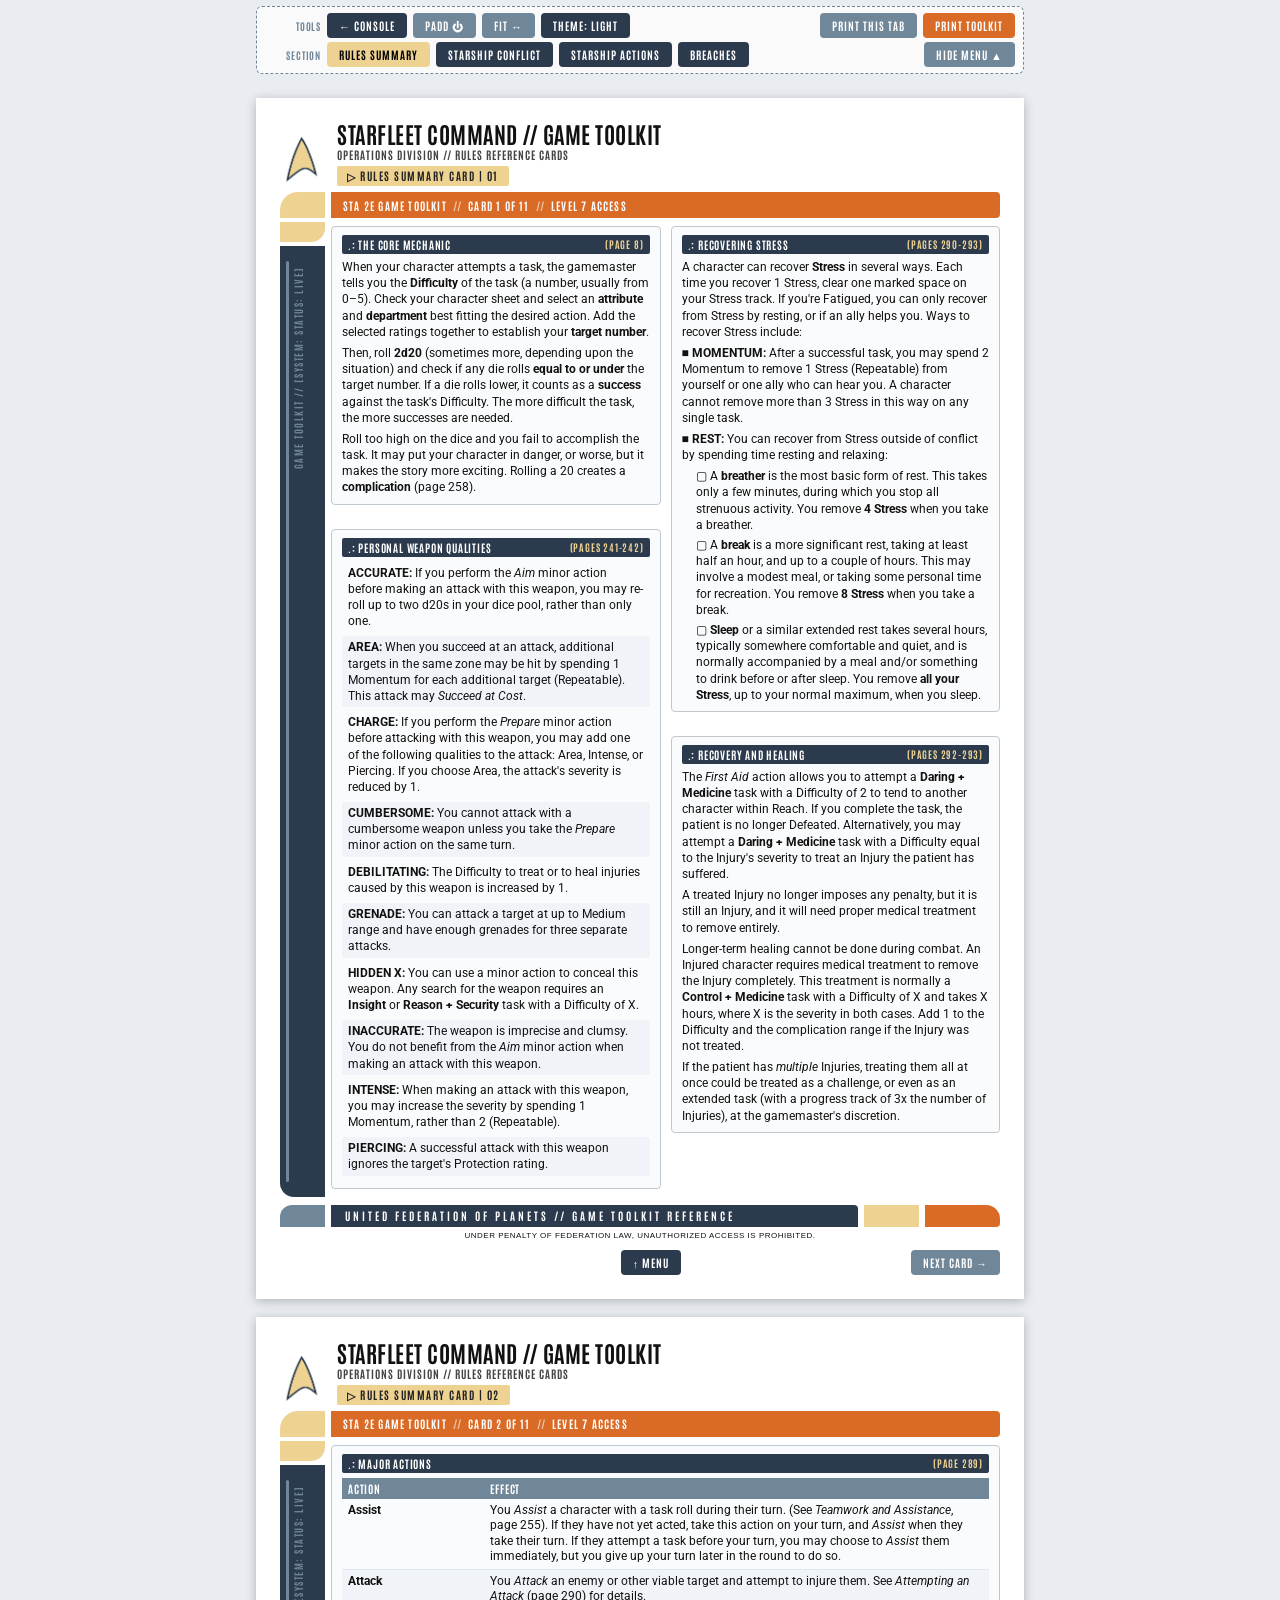
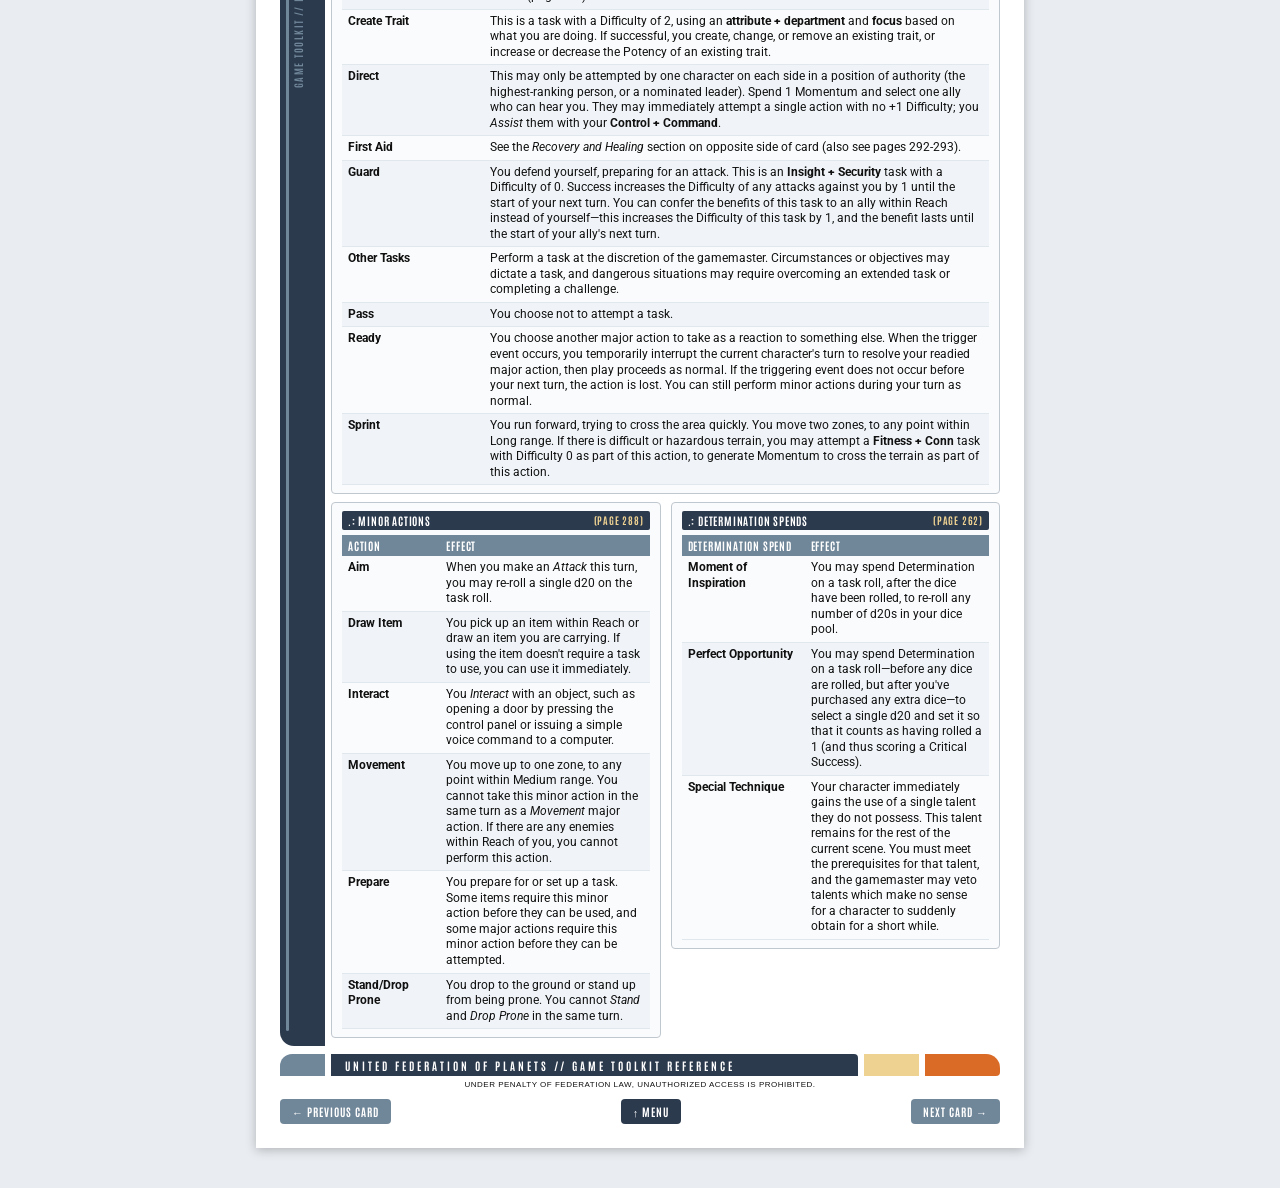
<file: toolkit.html>
<!DOCTYPE html>
<html lang="en">
<head>
<meta charset="UTF-8">
<meta name="viewport" content="width=device-width, initial-scale=1.0">
<title>STA 2E Game Toolkit Reference Cards</title>
<link rel="stylesheet" href="fonts.css?v=1.0">
<link rel="icon" type="image/png" href="icon-ent.png">
<link rel="manifest" href="manifest.webmanifest">
<meta name="theme-color" content="#2c3a4d">
<style>
:root{--navy:#2c3a4d;--orange:#d96b27;--tan:#eed292;--slate:#708699;--line:#c0c8cf;--tint:#f0f4f8}
*{box-sizing:border-box}
@page{size:letter portrait;margin:.4in}
html,body{margin:0;-webkit-print-color-adjust:exact;print-color-adjust:exact}
body{background:#e9edf1;font-family:'Roboto',Arial,sans-serif;color:#111;display:flex;flex-direction:column;align-items:center;padding:12px 0 40px;gap:18px}
.bar{display:flex;flex-wrap:wrap;gap:6px;align-items:center;width:8in;max-width:100%;background:#fafafa;border:1px dashed var(--slate);border-radius:6px;padding:6px 8px}
.btn{font:bold 11px 'Antonio','Oswald',sans-serif;letter-spacing:1px;text-transform:uppercase;color:#fff;background:var(--navy);border:0;border-radius:4px;padding:5px 12px;cursor:pointer;text-decoration:none;display:inline-block}
.btn:hover{opacity:.85}.btn.slate{background:var(--slate)}.btn.orange,.btn.on{background:var(--orange)}
.bar select{height:24px;background:var(--navy);color:#fff;border:1px solid var(--slate);border-radius:4px;font:bold 10.5px 'Antonio',sans-serif;letter-spacing:1px;text-transform:uppercase;padding:0 6px;max-width:260px}
.sheet{width:8in;min-height:10.5in;background:#fff;padding:.25in;display:flex;flex-direction:column;box-shadow:0 2px 10px rgba(0,0,0,.25)}
.sheet-head{display:flex;align-items:flex-end;margin-bottom:6px}
.logo{width:45px;height:52px;margin-right:12px;display:flex;align-items:center;justify-content:center;flex-shrink:0}.logo img{max-width:100%;max-height:100%;object-fit:contain}
.main-title{font:900 23px/1 'Antonio','Oswald',sans-serif;letter-spacing:.5px;text-transform:uppercase}
.subtitle{font:bold 11px 'Antonio',sans-serif;color:#444;letter-spacing:1px;text-transform:uppercase;margin-top:2px}
.tan-banner{display:inline-block;background:var(--tan);padding:2px 10px;border-radius:2px;margin-top:4px;font:bold 11px 'Antonio',sans-serif;letter-spacing:1.5px;color:#222;text-transform:uppercase}
.frame{display:grid;grid-template-columns:45px 1fr;gap:6px;flex:1}
.pillar{display:flex;flex-direction:column}
.hockey{width:45px;height:50px;border-top-left-radius:18px;border-bottom-right-radius:14px;margin-bottom:4px;background:linear-gradient(to bottom,#eed292 0,#eed292 26px,#fff 26px,#fff 30px,#eed292 30px,#eed292 50px)}
.pdata{flex:1;background:var(--navy);border-bottom-left-radius:14px;position:relative;padding:20px 0 15px;display:flex;justify-content:center}
.pdata::before{content:'';position:absolute;left:6px;top:15px;bottom:15px;width:3px;background:var(--slate);border-radius:2px}
.pdata span{writing-mode:vertical-rl;transform:rotate(180deg);color:var(--slate);font:bold 10px 'Antonio',sans-serif;letter-spacing:1.5px;white-space:nowrap;padding-left:10px;text-transform:uppercase;align-self:flex-start}
.right{min-width:0}
.orange-banner{height:26px;background:var(--orange);border-radius:0 4px 4px 0;display:flex;align-items:center;padding:0 12px;color:#fff;font:bold 11px 'Antonio',sans-serif;letter-spacing:1.2px;margin-bottom:8px}.dv{margin:0 6px;opacity:.6}
.panel,.step-box{border:1px solid var(--line);border-radius:4px;background:#fafbfc;padding:8px 10px;margin-bottom:8px;font-size:12px;line-height:1.35;break-inside:avoid}
.panel.has-table{break-inside:auto}
.panel p{margin:0 0 5px}.panel p:last-child{margin-bottom:0}
.panel-header{display:flex;justify-content:space-between;gap:8px;background:var(--navy);color:#fff;font:900 11px 'Antonio',sans-serif;letter-spacing:.8px;text-transform:uppercase;padding:2px 6px;border-radius:2px;margin-bottom:5px;break-after:avoid}
.panel-header .page-ref{color:var(--tan);font-size:10px;white-space:nowrap}
.card-grid-2col{display:grid;grid-template-columns:1fr 1fr;gap:10px;align-items:start}
.card-grid-2col>.panel,.card-grid-2col>div>.panel{margin-bottom:8px}
ul.qualities-list{list-style:none;padding:0;margin:0}
ul.qualities-list li{margin-bottom:4px;padding:3px 6px}ul.qualities-list li:nth-child(even){background:var(--tint);border-radius:3px}
table.ref-table{width:100%;border-collapse:collapse;font-size:11.5px}
.ref-table th{background:var(--slate);color:#fff;text-align:left;padding:3px 6px;font:bold 11px 'Antonio',sans-serif;letter-spacing:.8px;text-transform:uppercase}
.ref-table td{padding:4px 6px;vertical-align:top;border-bottom:1px solid #e1e8ed}
.ref-table tr:nth-child(even) td{background:var(--tint)}
.ref-table tr{break-inside:avoid}.ref-table thead{display:table-header-group}
.step-box{display:flex;gap:10px;align-items:flex-start}
.step-num{background:var(--orange);color:#fff;font:bold 26px 'Antonio',sans-serif;border-radius:6px;width:40px;height:40px;display:flex;align-items:center;justify-content:center;flex-shrink:0}
.step-content{flex:1;min-width:0}.step-content p{margin:0 0 5px}
.sub-bullet{margin-left:14px;margin-top:4px}
.foot{display:flex;height:22px;gap:6px;margin-top:8px;align-items:flex-end;break-inside:avoid}
.f1{width:45px;height:22px;background:var(--slate);border-top-left-radius:12px}
.f2{flex:1;height:22px;background:var(--navy);color:#fff;font:bold 11px 'Antonio',sans-serif;letter-spacing:3px;text-transform:uppercase;display:flex;align-items:center;padding-left:14px;border-top-right-radius:4px;white-space:nowrap;overflow:hidden}
.f3{width:55px;height:22px;background:var(--tan)}.f4{width:75px;height:22px;background:var(--orange);border-top-right-radius:14px;border-bottom-right-radius:4px}
.legal{text-align:center;font:8px sans-serif;letter-spacing:.5px;color:#111;margin-top:4px;text-transform:uppercase}
@media screen{
body.dark-play{background:#0b1118}
body.dark-play .sheet{filter:invert(1) hue-rotate(180deg);box-shadow:none}
body.dark-play .sheet img{filter:invert(1) hue-rotate(180deg)}
body.dark-play .bar{background:#161e29;border-color:#3a4a5c}
}
@media print{
body{background:#fff!important;display:block;padding:0}
.no-print{display:none!important}
.sheet{width:100%;min-height:0;padding:0;box-shadow:none;zoom:1!important;filter:none!important}
.sheet img{filter:none!important}
.sheet+.sheet{break-before:page}
}

[hidden]{display:none!important}
body{padding-top:0}
#nav{position:sticky;top:0;z-index:20;width:100%;display:flex;justify-content:center;background:#e9edf1;padding:6px 0}
.bar{flex-direction:column;align-items:stretch;gap:4px}
.row{display:flex;flex-wrap:wrap;gap:6px;align-items:center}
.lbl{width:56px;flex-shrink:0;text-align:right;font:900 10px 'Antonio',sans-serif;letter-spacing:.8px;color:var(--slate);text-transform:uppercase}
.tabs{display:contents}
.btn.tab.on{background:var(--tan);color:#000}
.cardnav{display:flex;justify-content:space-between;gap:6px;margin-top:10px}
.cardnav .btn[hidden]{visibility:hidden;display:inline-block!important}
@media screen{
.sheet{display:none;scroll-margin-top:var(--navh,0px)}
.sheet.show{display:flex}
body.dark-play #nav{background:#0b1118}
}
@media (max-width:700px){#nav{position:static}}
@media print{
.sheet{display:flex!important}
body.print-tab .sheet:not(.show){display:none!important}
}
@media screen{
#nav.col,body.dark-play #nav.col{background:transparent;pointer-events:none}
#nav.col .bar{background:transparent;border-color:transparent;padding:0 8px}
#nav.col .r1,#nav.col #strow,#nav.col .lbl,#nav.col #tabs{display:none}
#nav.col #mt{pointer-events:auto}
}
</style>
</head>
<body>
<div id="nav" class="no-print"><div class="bar">
<div class="row r1"><span class="lbl">Tools</span>
<a class="btn" id="back" href="index.html" title="Back to the character console">&larr; Console</a>
<button type="button" class="btn slate" id="fs" title="Toggle fullscreen PADD mode">PADD &#9211;</button>
<button type="button" class="btn slate" id="fit" title="Scale sheets to fit screen width">Fit &harr;</button>
<button type="button" class="btn" id="theme" title="Dark / Light theme (never affects printing)">Theme: Light</button>
<span style="flex:1"></span>
<button type="button" class="btn slate" id="printtab" title="Print only the card(s) showing">Print This Tab</button>
<button type="button" class="btn orange" id="print" title="Print all 11 cards (Letter, 100%, Background graphics on)">Print Toolkit</button>
</div>
<div class="row"><span class="lbl">Section</span><span id="tabs" class="tabs"></span><span style="flex:1"></span><button type="button" class="btn slate" id="mt" title="Collapse or expand the menu">Hide Menu &#9650;</button></div>
<div class="row" id="strow" hidden><span class="lbl">Station</span><span id="sts" class="tabs"></span></div>
</div></div>
<article class="sheet" id="card-01">
<header class="sheet-head"><div class="logo"><img src="trekstar.png" alt="Starfleet Insignia"></div><div class="brand"><div class="main-title">Starfleet Command // Game Toolkit</div><div class="subtitle">Operations Division // Rules Reference Cards</div><div class="tan-banner">▷ RULES SUMMARY CARD | 01</div></div></header>
<div class="frame"><div class="pillar"><div class="hockey"></div><div class="pdata"><span>Game Toolkit // [System: Status: Live]</span></div></div>
<div class="right"><div class="orange-banner">STA 2E GAME TOOLKIT <span class="dv">//</span> CARD 1 OF 11 <span class="dv">//</span> LEVEL 7 ACCESS</div><div class="body">
    
    <div class="card-grid-2col">
      <div style="display:flex; flex-direction:column; gap:16px;">
        <section class="panel">
          <div class="panel-header">
            <span>.: THE CORE MECHANIC</span>
            <span class="page-ref">(PAGE 8)</span>
          </div>
          <p>When your character attempts a task, the gamemaster tells you the <strong>Difficulty</strong> of the task (a number, usually from 0–5). Check your character sheet and select an <strong>attribute</strong> and <strong>department</strong> best fitting the desired action. Add the selected ratings together to establish your <strong>target number</strong>.</p>
          <p>Then, roll <strong>2d20</strong> (sometimes more, depending upon the situation) and check if any die rolls <strong>equal to or under</strong> the target number. If a die rolls lower, it counts as a <strong>success</strong> against the task's Difficulty. The more difficult the task, the more successes are needed.</p>
          <p>Roll too high on the dice and you fail to accomplish the task. It may put your character in danger, or worse, but it makes the story more exciting. Rolling a 20 creates a <strong>complication</strong> (page 258).</p>
        </section>

        <section class="panel">
          <div class="panel-header">
            <span>.: PERSONAL WEAPON QUALITIES</span>
            <span class="page-ref">(PAGES 241-242)</span>
          </div>
          <ul class="qualities-list">
            <li><strong>ACCURATE:</strong> If you perform the <em>Aim</em> minor action before making an attack with this weapon, you may re-roll up to two d20s in your dice pool, rather than only one.</li>
            <li><strong>AREA:</strong> When you succeed at an attack, additional targets in the same zone may be hit by spending 1 Momentum for each additional target (Repeatable). This attack may <em>Succeed at Cost</em>.</li>
            <li><strong>CHARGE:</strong> If you perform the <em>Prepare</em> minor action before attacking with this weapon, you may add one of the following qualities to the attack: Area, Intense, or Piercing. If you choose Area, the attack's severity is reduced by 1.</li>
            <li><strong>CUMBERSOME:</strong> You cannot attack with a cumbersome weapon unless you take the <em>Prepare</em> minor action on the same turn.</li>
            <li><strong>DEBILITATING:</strong> The Difficulty to treat or to heal injuries caused by this weapon is increased by 1.</li>
            <li><strong>GRENADE:</strong> You can attack a target at up to Medium range and have enough grenades for three separate attacks.</li>
            <li><strong>HIDDEN X:</strong> You can use a minor action to conceal this weapon. Any search for the weapon requires an <strong>Insight</strong> or <strong>Reason + Security</strong> task with a Difficulty of X.</li>
            <li><strong>INACCURATE:</strong> The weapon is imprecise and clumsy. You do not benefit from the <em>Aim</em> minor action when making an attack with this weapon.</li>
            <li><strong>INTENSE:</strong> When making an attack with this weapon, you may increase the severity by spending 1 Momentum, rather than 2 (Repeatable).</li>
            <li><strong>PIERCING:</strong> A successful attack with this weapon ignores the target's Protection rating.</li>
          </ul>
        </section>
      </div>

      <div style="display:flex; flex-direction:column; gap:16px;">
        <section class="panel">
          <div class="panel-header">
            <span>.: RECOVERING STRESS</span>
            <span class="page-ref">(PAGES 290-293)</span>
          </div>
          <p>A character can recover <strong>Stress</strong> in several ways. Each time you recover 1 Stress, clear one marked space on your Stress track. If you're Fatigued, you can only recover from Stress by resting, or if an ally helps you. Ways to recover Stress include:</p>
          <p>■ <strong>MOMENTUM:</strong> After a successful task, you may spend 2 Momentum to remove 1 Stress (Repeatable) from yourself or one ally who can hear you. A character cannot remove more than 3 Stress in this way on any single task.</p>
          <p>■ <strong>REST:</strong> You can recover from Stress outside of conflict by spending time resting and relaxing:</p>
          <div class="sub-bullet">▢ A <strong>breather</strong> is the most basic form of rest. This takes only a few minutes, during which you stop all strenuous activity. You remove <strong>4 Stress</strong> when you take a breather.</div>
          <div class="sub-bullet">▢ A <strong>break</strong> is a more significant rest, taking at least half an hour, and up to a couple of hours. This may involve a modest meal, or taking some personal time for recreation. You remove <strong>8 Stress</strong> when you take a break.</div>
          <div class="sub-bullet">▢ <strong>Sleep</strong> or a similar extended rest takes several hours, typically somewhere comfortable and quiet, and is normally accompanied by a meal and/or something to drink before or after sleep. You remove <strong>all your Stress</strong>, up to your normal maximum, when you sleep.</div>
        </section>

        <section class="panel">
          <div class="panel-header">
            <span>.: RECOVERY AND HEALING</span>
            <span class="page-ref">(PAGES 292-293)</span>
          </div>
          <p>The <em>First Aid</em> action allows you to attempt a <strong>Daring + Medicine</strong> task with a Difficulty of 2 to tend to another character within Reach. If you complete the task, the patient is no longer Defeated. Alternatively, you may attempt a <strong>Daring + Medicine</strong> task with a Difficulty equal to the Injury's severity to treat an Injury the patient has suffered.</p>
          <p>A treated Injury no longer imposes any penalty, but it is still an Injury, and it will need proper medical treatment to remove entirely.</p>
          <p>Longer-term healing cannot be done during combat. An Injured character requires medical treatment to remove the Injury completely. This treatment is normally a <strong>Control + Medicine</strong> task with a Difficulty of X and takes X hours, where X is the severity in both cases. Add 1 to the Difficulty and the complication range if the Injury was not treated.</p>
          <p>If the patient has <em>multiple</em> Injuries, treating them all at once could be treated as a challenge, or even as an extended task (with a progress track of 3x the number of Injuries), at the gamemaster's discretion.</p>
        </section>
      </div>
    </div>
  </div></div></div>
<div class="foot"><div class="f1"></div><div class="f2">United Federation Of Planets // Game Toolkit Reference</div><div class="f3"></div><div class="f4"></div></div>
<div class="legal">Under Penalty of Federation Law, Unauthorized Access is Prohibited.</div>
<div class="cardnav no-print"><button type="button" class="btn slate cn-prev">&larr; Previous Card</button><button type="button" class="btn cn-top">&uarr; Menu</button><button type="button" class="btn slate cn-next">Next Card &rarr;</button></div>
</article>
<article class="sheet" id="card-02">
<header class="sheet-head"><div class="logo"><img src="trekstar.png" alt="Starfleet Insignia"></div><div class="brand"><div class="main-title">Starfleet Command // Game Toolkit</div><div class="subtitle">Operations Division // Rules Reference Cards</div><div class="tan-banner">▷ RULES SUMMARY CARD | 02</div></div></header>
<div class="frame"><div class="pillar"><div class="hockey"></div><div class="pdata"><span>Game Toolkit // [System: Status: Live]</span></div></div>
<div class="right"><div class="orange-banner">STA 2E GAME TOOLKIT <span class="dv">//</span> CARD 2 OF 11 <span class="dv">//</span> LEVEL 7 ACCESS</div><div class="body">

    <section class="panel has-table">
      <div class="panel-header">
        <span>.: MAJOR ACTIONS</span>
        <span class="page-ref">(PAGE 289)</span>
      </div>
      <table class="ref-table">
        <thead>
          <tr>
            <th style="width: 22%;">ACTION</th>
            <th>EFFECT</th>
          </tr>
        </thead>
        <tbody>
          <tr>
            <td><strong>Assist</strong></td>
            <td>You <em>Assist</em> a character with a task roll during their turn. (See <em>Teamwork and Assistance</em>, page 255). If they have not yet acted, take this action on your turn, and <em>Assist</em> when they take their turn. If they attempt a task before your turn, you may choose to <em>Assist</em> them immediately, but you give up your turn later in the round to do so.</td>
          </tr>
          <tr>
            <td><strong>Attack</strong></td>
            <td>You <em>Attack</em> an enemy or other viable target and attempt to injure them. See <em>Attempting an Attack</em> (page 290) for details.</td>
          </tr>
          <tr>
            <td><strong>Create Trait</strong></td>
            <td>This is a task with a Difficulty of 2, using an <strong>attribute + department</strong> and <strong>focus</strong> based on what you are doing. If successful, you create, change, or remove an existing trait, or increase or decrease the Potency of an existing trait.</td>
          </tr>
          <tr>
            <td><strong>Direct</strong></td>
            <td>This may only be attempted by one character on each side in a position of authority (the highest-ranking person, or a nominated leader). Spend 1 Momentum and select one ally who can hear you. They may immediately attempt a single action with no +1 Difficulty; you <em>Assist</em> them with your <strong>Control + Command</strong>.</td>
          </tr>
          <tr>
            <td><strong>First Aid</strong></td>
            <td>See the <em>Recovery and Healing</em> section on opposite side of card (also see pages 292-293).</td>
          </tr>
          <tr>
            <td><strong>Guard</strong></td>
            <td>You defend yourself, preparing for an attack. This is an <strong>Insight + Security</strong> task with a Difficulty of 0. Success increases the Difficulty of any attacks against you by 1 until the start of your next turn. You can confer the benefits of this task to an ally within Reach instead of yourself—this increases the Difficulty of this task by 1, and the benefit lasts until the start of your ally's next turn.</td>
          </tr>
          <tr>
            <td><strong>Other Tasks</strong></td>
            <td>Perform a task at the discretion of the gamemaster. Circumstances or objectives may dictate a task, and dangerous situations may require overcoming an extended task or completing a challenge.</td>
          </tr>
          <tr>
            <td><strong>Pass</strong></td>
            <td>You choose not to attempt a task.</td>
          </tr>
          <tr>
            <td><strong>Ready</strong></td>
            <td>You choose another major action to take as a reaction to something else. When the trigger event occurs, you temporarily interrupt the current character's turn to resolve your readied major action, then play proceeds as normal. If the triggering event does not occur before your next turn, the action is lost. You can still perform minor actions during your turn as normal.</td>
          </tr>
          <tr>
            <td><strong>Sprint</strong></td>
            <td>You run forward, trying to cross the area quickly. You move two zones, to any point within Long range. If there is difficult or hazardous terrain, you may attempt a <strong>Fitness + Conn</strong> task with Difficulty 0 as part of this action, to generate Momentum to cross the terrain as part of this action.</td>
          </tr>
        </tbody>
      </table>
    </section>

    <div class="card-grid-2col">
      <section class="panel has-table">
        <div class="panel-header">
          <span>.: MINOR ACTIONS</span>
          <span class="page-ref">(PAGE 288)</span>
        </div>
        <table class="ref-table">
          <thead>
            <tr>
              <th style="width: 32%;">ACTION</th>
              <th>EFFECT</th>
            </tr>
          </thead>
          <tbody>
            <tr>
              <td><strong>Aim</strong></td>
              <td>When you make an <em>Attack</em> this turn, you may re-roll a single d20 on the task roll.</td>
            </tr>
            <tr>
              <td><strong>Draw Item</strong></td>
              <td>You pick up an item within Reach or draw an item you are carrying. If using the item doesn't require a task to use, you can use it immediately.</td>
            </tr>
            <tr>
              <td><strong>Interact</strong></td>
              <td>You <em>Interact</em> with an object, such as opening a door by pressing the control panel or issuing a simple voice command to a computer.</td>
            </tr>
            <tr>
              <td><strong>Movement</strong></td>
              <td>You move up to one zone, to any point within Medium range. You cannot take this minor action in the same turn as a <em>Movement</em> major action. If there are any enemies within Reach of you, you cannot perform this action.</td>
            </tr>
            <tr>
              <td><strong>Prepare</strong></td>
              <td>You prepare for or set up a task. Some items require this minor action before they can be used, and some major actions require this minor action before they can be attempted.</td>
            </tr>
            <tr>
              <td><strong>Stand/Drop Prone</strong></td>
              <td>You drop to the ground or stand up from being prone. You cannot <em>Stand</em> and <em>Drop Prone</em> in the same turn.</td>
            </tr>
          </tbody>
        </table>
      </section>

      <section class="panel has-table">
        <div class="panel-header">
          <span>.: DETERMINATION SPENDS</span>
          <span class="page-ref">(PAGE 262)</span>
        </div>
        <table class="ref-table">
          <thead>
            <tr>
              <th style="width: 40%;">DETERMINATION SPEND</th>
              <th>EFFECT</th>
            </tr>
          </thead>
          <tbody>
            <tr>
              <td><strong>Moment of Inspiration</strong></td>
              <td>You may spend Determination on a task roll, after the dice have been rolled, to re-roll any number of d20s in your dice pool.</td>
            </tr>
            <tr>
              <td><strong>Perfect Opportunity</strong></td>
              <td>You may spend Determination on a task roll—before any dice are rolled, but after you've purchased any extra dice—to select a single d20 and set it so that it counts as having rolled a 1 (and thus scoring a Critical Success).</td>
            </tr>
            <tr>
              <td><strong>Special Technique</strong></td>
              <td>Your character immediately gains the use of a single talent they do not possess. This talent remains for the rest of the current scene. You must meet the prerequisites for that talent, and the gamemaster may veto talents which make no sense for a character to suddenly obtain for a short while.</td>
            </tr>
          </tbody>
        </table>
      </section>
    </div>
  </div></div></div>
<div class="foot"><div class="f1"></div><div class="f2">United Federation Of Planets // Game Toolkit Reference</div><div class="f3"></div><div class="f4"></div></div>
<div class="legal">Under Penalty of Federation Law, Unauthorized Access is Prohibited.</div>
<div class="cardnav no-print"><button type="button" class="btn slate cn-prev">&larr; Previous Card</button><button type="button" class="btn cn-top">&uarr; Menu</button><button type="button" class="btn slate cn-next">Next Card &rarr;</button></div>
</article>
<article class="sheet" id="card-starship-conflict-01">
<header class="sheet-head"><div class="logo"><img src="trekstar.png" alt="Starfleet Insignia"></div><div class="brand"><div class="main-title">Starfleet Command // Game Toolkit</div><div class="subtitle">Operations Division // Rules Reference Cards</div><div class="tan-banner">▷ STARSHIP CONFLICT CARD | 01</div></div></header>
<div class="frame"><div class="pillar"><div class="hockey"></div><div class="pdata"><span>Game Toolkit // [System: Status: Live]</span></div></div>
<div class="right"><div class="orange-banner">STA 2E GAME TOOLKIT <span class="dv">//</span> CARD 3 OF 11 <span class="dv">//</span> LEVEL 7 ACCESS</div><div class="body">

    <div class="panel-header" style="border:none; margin-bottom:12px; font-size:1.2rem;">
      <span>ATTEMPTING A STARSHIP ATTACK</span>
      <span class="page-ref">(PAGE 307)</span>
    </div>

    <div class="step-box">
      <div class="step-num">1</div>
      <div class="step-content">
        <strong>SELECT ATTACK:</strong> When you make a starship attack, the <em>Attack</em> action chosen will determine the type of weapon used—typically energy weapons or torpedoes. If your ship has multiple weapons, choose one to <em>Attack</em> with.
      </div>
    </div>

    <div class="step-box">
      <div class="step-num">2</div>
      <div class="step-content">
        <strong>SELECT TARGET:</strong> Choose a single vessel or another viable target visible to your ship. Some weapons have a limited range; you cannot choose a target beyond this limited range.
      </div>
    </div>

    <div class="step-box">
      <div class="step-num">3</div>
      <div class="step-content">
        <strong>ATTEMPT ATTACK:</strong> Attempt a <strong>Control + Security</strong> task, assisted by the ship's <strong>Weapons + Security</strong>, with a Difficulty determined by the <em>Attack</em> action chosen. For an energy weapon, the Difficulty is 2. For torpedoes, the Difficulty is 3. For a <em>Ram Attack</em> (see page 302), the Difficulty is 2.
      </div>
    </div>

    <div class="step-box">
      <div class="step-num">4</div>
      <div class="step-content" style="width: 100%;">
        <strong>RESOLVE ATTACK:</strong> If the task is successful, it inflicts damage (see opposite). Roll on the <strong>Random System Hit</strong> table to determine which system was hit; the <em>Targeting Solutions</em> minor action allows you to select a choice.
        
        <table class="ref-table" style="margin-top:8px;">
          <thead>
            <tr>
              <th colspan="2">.: RANDOM SYSTEM HIT</th>
            </tr>
            <tr>
              <th style="width:25%;">D20</th>
              <th>SYSTEM</th>
            </tr>
          </thead>
          <tbody>
            <tr><td><strong>1</strong></td><td>Communications</td></tr>
            <tr><td><strong>2</strong></td><td>Computers</td></tr>
            <tr><td><strong>3–6</strong></td><td>Engines</td></tr>
            <tr><td><strong>7–9</strong></td><td>Sensors</td></tr>
            <tr><td><strong>10–17</strong></td><td>Structure</td></tr>
            <tr><td><strong>18–20</strong></td><td>Weapons</td></tr>
          </tbody>
        </table>
      </div>
    </div>

    <div class="card-grid-2col" style="margin-top: 16px;">
      <section class="panel">
        <div class="panel-header">
          <span>▷ TALKING IS A FREE ACTION</span>
          <span class="page-ref">(PAGE 298)</span>
        </div>
        <p>Characters in the same physical space within the ship during starship combat can communicate freely: it doesn't take an action to talk unless the talking is part of another task. Most talking a character does should take place on their turn, but characters are free to comment on or interject during another character's turn.</p>
        <p>Characters in different parts of the ship—say, the captain on the bridge and the chief engineer in main engineering—can communicate freely under normal circumstances, but damage to the ship's communications system may result in parts of the ship being cut off from communicating with one another.</p>
      </section>

      <section class="panel">
        <div class="panel-header">
          <span>▷ COLLISION DAMAGE</span>
          <span class="page-ref">(PAGE 309)</span>
        </div>
        <p>There are times when a ship may collide with another. This may happen accidentally—such as when a ship is attempting to dock or land and suffers a complication—or deliberately, by ramming. When one ship collides with another, each ship takes the other ship's <strong>collision damage</strong>.</p>
        <p>A ship's collision damage rating is equal to the ship's <strong>Scale</strong>, plus half the number of zones moved before the collision. This has the Devastating and Piercing qualities. In addition, if a ship is ramming, then the ramming vessel gains the Intense quality as well.</p>
      </section>
    </div>
  </div></div></div>
<div class="foot"><div class="f1"></div><div class="f2">United Federation Of Planets // Game Toolkit Reference</div><div class="f3"></div><div class="f4"></div></div>
<div class="legal">Under Penalty of Federation Law, Unauthorized Access is Prohibited.</div>
<div class="cardnav no-print"><button type="button" class="btn slate cn-prev">&larr; Previous Card</button><button type="button" class="btn cn-top">&uarr; Menu</button><button type="button" class="btn slate cn-next">Next Card &rarr;</button></div>
</article>
<article class="sheet" id="card-starship-conflict-02">
<header class="sheet-head"><div class="logo"><img src="trekstar.png" alt="Starfleet Insignia"></div><div class="brand"><div class="main-title">Starfleet Command // Game Toolkit</div><div class="subtitle">Operations Division // Rules Reference Cards</div><div class="tan-banner">▷ STARSHIP CONFLICT CARD | 02</div></div></header>
<div class="frame"><div class="pillar"><div class="hockey"></div><div class="pdata"><span>Game Toolkit // [System: Status: Live]</span></div></div>
<div class="right"><div class="orange-banner">STA 2E GAME TOOLKIT <span class="dv">//</span> CARD 4 OF 11 <span class="dv">//</span> LEVEL 7 ACCESS</div><div class="body">

    <div class="panel-header" style="border:none; margin-bottom:12px; font-size:1.2rem;">
      <span>STARSHIP DAMAGE</span>
      <span class="page-ref">(PAGE 309)</span>
    </div>

    <div class="step-box">
      <div class="step-num">1</div>
      <div class="step-content">
        <p><strong>DETERMINE DAMAGE:</strong> Your damage rating is determined by the weapon used, which may be modified by talents or other factors.</p>
        <p>■ <strong>RESISTANCE:</strong> If the target ship has any Resistance, reduce your damage by 1 for each point of Resistance, to a minimum of 1.</p>
        <p>■ <strong>COMPLICATIONS:</strong> A complication on an <em>Attack</em> may reduce your damage by 1 for each complication suffered—in essence, the complication means the <em>Attack</em> had less effect than expected. Refer to page 326 in <em>Chapter 9: Gamemastering</em> for more details on reduced effectiveness as a complication.</p>
      </div>
    </div>

    <div class="step-box">
      <div class="step-num">2</div>
      <div class="step-content">
        <p><strong>APPLY DAMAGE:</strong> Reduce the target ship's shields by 1 for each point of damage (after applying Resistance and other modifiers). If the ship's shields were already 0, the ship suffers a <strong>breach</strong> instead. Otherwise, check the ship's current shields against the three conditions below, and apply all of which are true.</p>
        <p>■ <strong>SHIELDS AT 50%:</strong> If the damage reduces the ship's shields to below half its maximum value, the ship is <strong>shaken</strong>, with the commanding officer (or highest-ranking character) picking a damage result from the table below.</p>
        <p>■ <strong>SHIELDS AT 25%:</strong> If the damage reduces the ship's shields to below one quarter of its maximum value, the ship is <strong>shaken</strong>, as above. If the ship was <em>already shaken</em> from that attack (from the shields at 50% condition, above), then the ship suffers a breach instead, as damage punches through the shields.</p>
        <p>■ <strong>SHIELDS ARE DOWN:</strong> If the damage reduces the ship's shields to 0, the shields are down, and the ship suffers a breach.</p>
      </div>
    </div>

    <section class="panel has-table">
      <div class="panel-header">
        <span>.: STARSHIP COMBAT MOMENTUM SPENDS</span>
        <span class="page-ref">(PAGE 307)</span>
      </div>
      <table class="ref-table">
        <thead>
          <tr>
            <th style="width:30%;">MOMENTUM SPEND</th>
            <th>DESCRIPTION</th>
          </tr>
        </thead>
        <tbody>
          <tr>
            <td><strong>Added Damage</strong><br>(2 Momentum, Repeatable)</td>
            <td>Increase the damage of a successful attack by 1 for every 2 Momentum spent.</td>
          </tr>
          <tr>
            <td><strong>Devastating Attack</strong><br>(2 Momentum)</td>
            <td>Roll an additional system; that system suffers a hit dealing half the attack's damage, rounding up.</td>
          </tr>
        </tbody>
      </table>
    </section>

    <section class="panel has-table">
      <div class="panel-header">
        <span>.: SHAKEN: MINOR DAMAGE RESULTS</span>
        <span class="page-ref">(PAGE 308)</span>
      </div>
      <table class="ref-table">
        <thead>
          <tr>
            <th style="width:18%;">D20</th>
            <th style="width:28%;">MINOR DAMAGE</th>
            <th>EFFECT</th>
          </tr>
        </thead>
        <tbody>
          <tr>
            <td><strong>1–6</strong></td>
            <td><strong>Brace for Impact!</strong></td>
            <td>On the next turn this ship (or a character aboard this ship) takes, they may not take a major action.</td>
          </tr>
          <tr>
            <td><strong>7–12</strong></td>
            <td><strong>Losing Power!</strong></td>
            <td>If you have Reserve Power, lose the use of Reserve Power. The next time you attempt to <em>Regain Power</em>, the Difficulty is increased by 1.</td>
          </tr>
          <tr>
            <td><strong>13–18</strong></td>
            <td><strong>Casualties and Minor Damage</strong></td>
            <td>The ship suffers a complication.</td>
          </tr>
          <tr>
            <td><strong>19–20</strong></td>
            <td><strong>Roll Again</strong></td>
            <td>Roll on this table again.</td>
          </tr>
        </tbody>
      </table>
    </section>
  </div></div></div>
<div class="foot"><div class="f1"></div><div class="f2">United Federation Of Planets // Game Toolkit Reference</div><div class="f3"></div><div class="f4"></div></div>
<div class="legal">Under Penalty of Federation Law, Unauthorized Access is Prohibited.</div>
<div class="cardnav no-print"><button type="button" class="btn slate cn-prev">&larr; Previous Card</button><button type="button" class="btn cn-top">&uarr; Menu</button><button type="button" class="btn slate cn-next">Next Card &rarr;</button></div>
</article>
<article class="sheet" id="card-starship-standard-actions">
<header class="sheet-head"><div class="logo"><img src="trekstar.png" alt="Starfleet Insignia"></div><div class="brand"><div class="main-title">Starfleet Command // Game Toolkit</div><div class="subtitle">Operations Division // Rules Reference Cards</div><div class="tan-banner">▷ STARSHIP STANDARD ACTIONS</div></div></header>
<div class="frame"><div class="pillar"><div class="hockey"></div><div class="pdata"><span>Game Toolkit // [System: Status: Live]</span></div></div>
<div class="right"><div class="orange-banner">STA 2E GAME TOOLKIT <span class="dv">//</span> CARD 5 OF 11 <span class="dv">//</span> LEVEL 7 ACCESS</div><div class="body">

    <section class="panel has-table">
      <div class="panel-header">
        <span>.: STARSHIP STANDARD MINOR ACTIONS</span>
        <span class="page-ref">(PAGE 300)</span>
      </div>
      <table class="ref-table">
        <thead>
          <tr>
            <th style="width:25%;">MINOR ACTION</th>
            <th>DESCRIPTION</th>
          </tr>
        </thead>
        <tbody>
          <tr>
            <td><strong>Change Position</strong></td>
            <td>The character moves to any other station on the bridge, or to any other location on the ship. If that bridge station is unmanned, the character can take control of that station immediately; otherwise, the character takes control whenever the officer already at that station departs. If the character is moving to somewhere else on the ship, they will arrive in that location at the start of their next turn.</td>
          </tr>
          <tr>
            <td><strong>Interact</strong></td>
            <td>The character interacts with an object in the environment. Particularly complex interactions may require a major action (and a task) instead. This covers basic and routine interactions with ship systems that aren't otherwise covered here.</td>
          </tr>
          <tr>
            <td><strong>Prepare</strong></td>
            <td>The character prepares for, or spends time setting up, a task. Some tasks require this minor action to be taken before the task can be attempted.</td>
          </tr>
          <tr>
            <td><strong>Restore</strong></td>
            <td>The character performs the minor repairs and adjustments needed to restore a system after disruption or minor damage. Certain circumstances call for the use of this minor action.</td>
          </tr>
        </tbody>
      </table>
    </section>

    <div class="card-grid-2col">
      <section class="panel">
        <div class="panel-header">
          <span>.: MINOR ACTIONS</span>
          <span class="page-ref">(PAGE 298)</span>
        </div>
        <p>As described on page 288, minor actions are activities a character can undertake that don't count as a task, and which don't require dice to be rolled. You can take 1 minor action on each of your turns, and may take an additional minor action per turn by spending 1 Momentum (Immediate).</p>
        <p>The most common starship minor actions below are specific to starship operations during combat; a character can perform personal combat minor actions (page 288) if necessary, such as when being boarded.</p>
      </section>

      <section class="panel">
        <div class="panel-header">
          <span>.: MAJOR ACTIONS</span>
          <span class="page-ref">(PAGE 298)</span>
        </div>
        <p>A character can attempt a single major action (typically to attempt a task) during each turn, though there are two ways a character could attempt a second major action in a turn:</p>
        <p>■ <strong>LEADERSHIP:</strong> The Direct major action allows a character to issue an order to a subordinate, granting them an extra major action.</p>
        <p>■ <strong>MOMENTUM:</strong> A character may spend 2 Momentum after a successful task to attempt a second major action; however, any task attempted as part of this second major action increases in Difficulty by 1.</p>
        <p>Regardless of the method used, a character cannot attempt more than two major actions in a round. The major actions apply to operating a starship in combat. Personal conflict tasks can also be attempted where relevant, such as when repelling boarders.</p>
      </section>
    </div>

    <section class="panel has-table">
      <div class="panel-header">
        <span>.: STARSHIP STANDARD MAJOR ACTIONS</span>
        <span class="page-ref">(PAGE 300)</span>
      </div>
      <table class="ref-table">
        <thead>
          <tr>
            <th style="width:25%;">MAJOR ACTION</th>
            <th>DESCRIPTION</th>
          </tr>
        </thead>
        <tbody>
          <tr>
            <td><strong>Assist</strong></td>
            <td>The character performs some activity that grants an ally an advantage. The character nominates a single ally they can communicate with and assists their next task (see <strong>Teamwork and Assistance</strong>, page 255). If a character attempts a task and you have not yet acted, you can give up your turn this round to assist them immediately.</td>
          </tr>
          <tr>
            <td><strong>Alter Trait</strong></td>
            <td>Create or change a trait in the scene, or remove one that's already present. This is a task with a Difficulty of 2, using an <strong>attribute + department</strong> and focus based on what you are doing. If successful, you create, change, or remove a trait.</td>
          </tr>
          <tr>
            <td><strong>Other Tasks</strong></td>
            <td>Perform a task at the discretion of the gamemaster. Circumstances or objectives may dictate a task, and particularly dangerous situations may require working to overcome an extended task or complete a challenge.</td>
          </tr>
          <tr>
            <td><strong>Override</strong></td>
            <td>The character overrides the controls of another position. The character may attempt a major action from any other position other than commanding officer, but increasing the Difficulty by 1, due to the sub-optimal controls.</td>
          </tr>
          <tr>
            <td><strong>Pass</strong></td>
            <td>The character chooses not to attempt a task.</td>
          </tr>
          <tr>
            <td><strong>Ready</strong></td>
            <td>You choose another major action to take as a reaction to something else. When the trigger event occurs, you temporarily interrupt the current character's turn to resolve your readied major action, then play proceeds as normal. If the triggering event does not occur before your next turn, the action is lost. You can still perform minor actions during your turn.</td>
          </tr>
        </tbody>
      </table>
    </section>
  </div></div></div>
<div class="foot"><div class="f1"></div><div class="f2">United Federation Of Planets // Game Toolkit Reference</div><div class="f3"></div><div class="f4"></div></div>
<div class="legal">Under Penalty of Federation Law, Unauthorized Access is Prohibited.</div>
<div class="cardnav no-print"><button type="button" class="btn slate cn-prev">&larr; Previous Card</button><button type="button" class="btn cn-top">&uarr; Menu</button><button type="button" class="btn slate cn-next">Next Card &rarr;</button></div>
</article>
<article class="sheet" id="card-starship-command-comms">
<header class="sheet-head"><div class="logo"><img src="trekstar.png" alt="Starfleet Insignia"></div><div class="brand"><div class="main-title">Starfleet Command // Game Toolkit</div><div class="subtitle">Operations Division // Rules Reference Cards</div><div class="tan-banner">▷ STARSHIP COMMAND & COMMUNICATIONS ACTIONS</div></div></header>
<div class="frame"><div class="pillar"><div class="hockey"></div><div class="pdata"><span>Game Toolkit // [System: Status: Live]</span></div></div>
<div class="right"><div class="orange-banner">STA 2E GAME TOOLKIT <span class="dv">//</span> CARD 6 OF 11 <span class="dv">//</span> LEVEL 7 ACCESS</div><div class="body">

    <section class="panel has-table">
      <div class="panel-header">
        <span>.: COMMAND MAJOR ACTIONS</span>
        <span class="page-ref">(PAGE 301)</span>
      </div>
      <table class="ref-table">
        <thead>
          <tr>
            <th style="width:25%;">MAJOR ACTION</th>
            <th>DESCRIPTION</th>
          </tr>
        </thead>
        <tbody>
          <tr>
            <td><strong>Assist</strong></td>
            <td>In addition to the standard <em>Assist</em> action description on page 289, if you use the <em>Assist</em> action on your turn while in command, you may pick <strong>two</strong> characters to assist, rather than one.</td>
          </tr>
          <tr>
            <td><strong>Create Trait</strong></td>
            <td>In addition to the standard <em>Create Trait</em> action description on page 289, note that while not unique to command, this action is useful for characters in command, and usually uses <strong>Control, Insight,</strong> or <strong>Reason + Command</strong>, to perform the task, normally representing battle plans, strategies, and similar.</td>
          </tr>
          <tr>
            <td><strong>Direct</strong></td>
            <td>Spend 1 Momentum and select one ally on the bridge who immediately attempts a single major action, and you assist them by rolling 1d20 with your <strong>Control + Command</strong>.</td>
          </tr>
          <tr>
            <td><strong>Rally</strong></td>
            <td>You inspire and coordinate the crew, attempting a <strong>Presence + Command</strong> task with a Difficulty of 0; this task is specifically to generate Momentum, either to use immediately or to save for the group.</td>
          </tr>
        </tbody>
      </table>
    </section>

    <section class="panel has-table">
      <div class="panel-header">
        <span>.: COMMUNICATIONS MAJOR ACTIONS</span>
        <span class="page-ref">(PAGE 301)</span>
      </div>
      <table class="ref-table">
        <thead>
          <tr>
            <th style="width:25%;">MAJOR ACTION</th>
            <th>DESCRIPTION</th>
          </tr>
        </thead>
        <tbody>
          <tr>
            <td><strong>Create Trait</strong></td>
            <td>In addition to the standard <em>Create Trait</em> action description on page 289, this action is often useful for creating traits which represent efforts to boost or recalibrate communications to pierce interference, or methods used to encrypt or decrypt messages. It can also be used to create traits that represent coordinating personnel aboard the ship or coordinating with other ships.</td>
          </tr>
          <tr>
            <td><strong>Damage Control</strong></td>
            <td>You direct a damage control team to begin stabilizing and repairing damage. Choose a single breach (see page 310), and attempt a <strong>Presence + Engineering</strong> task, with a Difficulty of 2; increase this by 1 per additional degree of Potency. If successful, the chosen breach is patched, and no longer imposes any penalties or effects. The breach itself is not fully removed, and will require proper repairs outside of combat.</td>
          </tr>
          <tr>
            <td><strong>Transport</strong></td>
            <td>You send instructions to one of the ship's transporter rooms to beam a group of people or objects, to or from the ship, or from one place to another. This follows the rules for transporters described on page 190, but operating them from the bridge increases the Difficulty by 1.</td>
          </tr>
        </tbody>
      </table>
    </section>

    <div class="card-grid-2col">
      <section class="panel">
        <div class="panel-header">
          <span>.: COMMAND STATION</span>
        </div>
        <p>Central to any bridge is the <strong>Command station</strong>, often a captain's chair. More than merely a centralized seat from which to oversee the bridge crew, most captain's chairs are equipped with a limited set of controls, configured to the captain's needs. These controls often tie into internal communications, navigation, or some other function to which the captain desires quick access or additional oversight.</p>
        
        <div class="panel-header" style="margin-top:12px;">
          <span>.: COMMUNICATIONS</span>
        </div>
        <p>While communications functions can be accessed from several different stations, many ships have a dedicated <strong>comms station</strong>; this is especially the case with ships in the 22nd and 23rd centuries. This station controls all internal and external communications systems. The communications officer is responsible for maintaining and updating the universal translator, monitoring nearby transmissions (including distress calls and signals from hostiles), handling secure or encrypted communications, and coordinating crew activities such as security responses and damage control teams.</p>
      </section>

      <section class="panel">
        <p>These actions are usually assisted by the ship's <strong>Communications + Engineering</strong>. The specialized nature of the controls at this station are designed to enable complex tasks, so any Communications-related tasks performed at this station reduce their Difficulty by 1.</p>

        <div class="panel-header" style="margin-top:12px;">
          <span>.: TRANSPORT</span>
        </div>
        <p>A transporter has an effective range of several thousand kilometers, and a standard transporter room can transport up to six people at once. Transporting from a transporter pad to a destination transporter pad is a <strong>Control + Engineering</strong> task with a Difficulty of 0, assisted by the ship's <strong>Sensors + Science</strong>. Transporting from a transporter pad to another site (one without a transporter pad), or vice versa, increases the Difficulty by 1, while a site-to-site transport increases the Difficulty by 2.</p>
        <p>Deflector shields block transporter use—you cannot beam a target up or down when your own shields are active, and you cannot beam a target to or from a target whose shields are active.</p>
      </section>
    </div>
  </div></div></div>
<div class="foot"><div class="f1"></div><div class="f2">United Federation Of Planets // Game Toolkit Reference</div><div class="f3"></div><div class="f4"></div></div>
<div class="legal">Under Penalty of Federation Law, Unauthorized Access is Prohibited.</div>
<div class="cardnav no-print"><button type="button" class="btn slate cn-prev">&larr; Previous Card</button><button type="button" class="btn cn-top">&uarr; Menu</button><button type="button" class="btn slate cn-next">Next Card &rarr;</button></div>
</article>
<article class="sheet" id="card-starship-helm-navigator">
<header class="sheet-head"><div class="logo"><img src="trekstar.png" alt="Starfleet Insignia"></div><div class="brand"><div class="main-title">Starfleet Command // Game Toolkit</div><div class="subtitle">Operations Division // Rules Reference Cards</div><div class="tan-banner">▷ STARSHIP HELM & NAVIGATOR ACTIONS</div></div></header>
<div class="frame"><div class="pillar"><div class="hockey"></div><div class="pdata"><span>Game Toolkit // [System: Status: Live]</span></div></div>
<div class="right"><div class="orange-banner">STA 2E GAME TOOLKIT <span class="dv">//</span> CARD 7 OF 11 <span class="dv">//</span> LEVEL 7 ACCESS</div><div class="body">

    <section class="panel">
      <div class="panel-header">
        <span>.: HELM / NAVIGATOR</span>
        <span class="page-ref">(PAGE 187)</span>
      </div>
      <p>Characters at the helm can pilot the ship, directing where the ship goes and maneuvering it around hazards and dangers. These actions are usually assisted by the ship's <strong>Engines + Conn</strong>. If the helm also includes navigation, it allows a character to operate sensors and access star charts to plan a course to a specific destination.</p>
    </section>

    <section class="panel has-table">
      <div class="panel-header">
        <span>.: HELM MINOR ACTIONS</span>
        <span class="page-ref">(PAGE 302)</span>
      </div>
      <table class="ref-table">
        <thead>
          <tr>
            <th style="width:25%;">MINOR ACTION</th>
            <th>DESCRIPTION</th>
          </tr>
        </thead>
        <tbody>
          <tr>
            <td><strong>Impulse</strong></td>
            <td>Using the ship's impulse engines, you fly the ship. You move up to 2 zones to anywhere within Long range. If you only move 1 zone, you may reduce the Momentum cost of movement through difficult or hazardous terrain by 1.</td>
          </tr>
          <tr>
            <td><strong>Thrusters</strong></td>
            <td>Using the ship's maneuvering thrusters, you make fine adjustments to the ship's position. You may move the ship to anywhere within your current zone, and you may move safely into Contact with another ship, station, or other object (this may include docking with another vessel or landing).</td>
          </tr>
        </tbody>
      </table>
    </section>

    <section class="panel has-table">
      <div class="panel-header">
        <span>.: HELM MAJOR ACTIONS</span>
        <span class="page-ref">(PAGE 302)</span>
      </div>
      <table class="ref-table">
        <thead>
          <tr>
            <th style="width:25%;">MAJOR ACTION</th>
            <th>DESCRIPTION</th>
          </tr>
        </thead>
        <tbody>
          <tr>
            <td><strong>Attack Pattern</strong></td>
            <td>You fly steadily to make it easier for your shipmates to target the enemy. If you take this action, each time your ship makes an attack before your next turn, you may <em>Assist</em> on that attack, using your <strong>Control + Conn</strong>. However, until your next turn, all attacks against the ship reduce their Difficulty by 1.</td>
          </tr>
          <tr>
            <td><strong>Create Trait</strong></td>
            <td>In addition to the standard <em>Create Trait</em> action description on page 289, note that, from the helm, this action is often useful for creating traits that reflect careful positioning or skilled maneuvering.</td>
          </tr>
          <tr>
            <td><strong>Evasive Action</strong></td>
            <td>You maneuver the ship in a quick, unpredictable way to foil enemy targeting. If you take this action, then until your next turn, all attacks against your ship become opposed tasks, opposed using your <strong>Daring + Conn</strong> and assisted by the ship's <strong>Structure + Conn</strong>. If you win the opposed task, you may move the ship 1 zone. However, until the start of your next turn, all attacks made by your ship suffer +1 Difficulty.<br>You cannot take this action if the ship is currently benefiting from the <em>Defensive Fire</em> action (page 305).</td>
          </tr>
          <tr>
            <td><strong>Maneuver</strong></td>
            <td>You focus on carefully controlling the ship's flight. Attempt a <strong>Control + Conn</strong> task with Difficulty 0, assisted by the ship's <strong>Engines + Conn</strong>. This is normally used to generate Momentum for crossing difficult terrain.</td>
          </tr>
          <tr>
            <td><strong>Ram</strong></td>
            <td>You choose a single enemy vessel or other target within Close range and move into Contact with them. This is an <em>Attack</em>, requiring a <strong>Daring + Conn</strong> task with a Difficulty of 2, assisted by the ship's <strong>Engines + Conn</strong>. If successful, the <em>Attack</em> inflicts the ship's collision damage (see sidebar) on the target, with the Intense quality, but suffers the target's collision damage in return.</td>
          </tr>
          <tr>
            <td><strong>Warp</strong></td>
            <td>Requires <strong>Reserve Power</strong>. You must take a <em>Prepare</em> minor action to take this action.<br>Attempt a <strong>Control + Conn</strong> task with a Difficulty of 1, assisted by the ship's <strong>Engines + Conn</strong>. If you succeed, you move the ship a number of zones equal to the ship's Engines score, or you leave the battlefield entirely. See <strong>Going to Warp</strong>, page 295.</td>
          </tr>
        </tbody>
      </table>
    </section>

    <section class="panel has-table">
      <div class="panel-header">
        <span>.: NAVIGATOR MAJOR ACTIONS</span>
        <span class="page-ref">(PAGE 303)</span>
      </div>
      <table class="ref-table">
        <thead>
          <tr>
            <th style="width:25%;">MAJOR ACTION</th>
            <th>DESCRIPTION</th>
          </tr>
        </thead>
        <tbody>
          <tr>
            <td><strong>Assist</strong></td>
            <td>When using the standard <em>Assist</em> action detailed on page 289, it's common for a navigator to assist the officer at the helm.</td>
          </tr>
          <tr>
            <td><strong>Create Trait</strong></td>
            <td>In addition to the standard <em>Create Trait</em> action description on page 289, note that, from the navigator's station, this action is often useful for creating traits that reflect plotting a careful course or studying the terrain.</td>
          </tr>
        </tbody>
      </table>
    </section>
  </div></div></div>
<div class="foot"><div class="f1"></div><div class="f2">United Federation Of Planets // Game Toolkit Reference</div><div class="f3"></div><div class="f4"></div></div>
<div class="legal">Under Penalty of Federation Law, Unauthorized Access is Prohibited.</div>
<div class="cardnav no-print"><button type="button" class="btn slate cn-prev">&larr; Previous Card</button><button type="button" class="btn cn-top">&uarr; Menu</button><button type="button" class="btn slate cn-next">Next Card &rarr;</button></div>
</article>
<article class="sheet" id="card-starship-tactical">
<header class="sheet-head"><div class="logo"><img src="trekstar.png" alt="Starfleet Insignia"></div><div class="brand"><div class="main-title">Starfleet Command // Game Toolkit</div><div class="subtitle">Operations Division // Rules Reference Cards</div><div class="tan-banner">▷ STARSHIP TACTICAL ACTIONS</div></div></header>
<div class="frame"><div class="pillar"><div class="hockey"></div><div class="pdata"><span>Game Toolkit // [System: Status: Live]</span></div></div>
<div class="right"><div class="orange-banner">STA 2E GAME TOOLKIT <span class="dv">//</span> CARD 8 OF 11 <span class="dv">//</span> LEVEL 7 ACCESS</div><div class="body">

    <section class="panel has-table">
      <div class="panel-header">
        <span>.: TACTICAL MINOR ACTIONS</span>
        <span class="page-ref">(PAGE 305)</span>
      </div>
      <table class="ref-table">
        <thead>
          <tr>
            <th style="width:25%;">MINOR ACTION</th>
            <th>DESCRIPTION</th>
          </tr>
        </thead>
        <tbody>
          <tr>
            <td><strong>Calibrate Weapons</strong></td>
            <td>You fine-tune the frequency of energy weapons, and the yield of torpedoes to achieve a desired result. On your next attack with the ship's weapons, increase the weapon's damage by 1.</td>
          </tr>
          <tr>
            <td><strong>Prepare</strong></td>
            <td>
              The character prepares for, or spends time setting up, a task. Some tasks require this minor action to be taken before the task can be attempted. At tactical, this action can be used to raise or lower the ship's shields, or to arm or disarm the ship's weapons.
              <p style="margin:4px 0 2px 0;">■ <strong>Shields:</strong> When the shields are lowered, the ship's maximum shields are 0. When raised, they are restored to their normal maximum, or to their previous total if the ship has taken any damage this scene.</p>
              <p style="margin:0;">■ <strong>Weapons:</strong> The ship may only make <em>Weapons Attacks</em> if the weapons are armed. However, enemy ships can detect whether your ship's weapons are armed.</p>
            </td>
          </tr>
          <tr>
            <td><strong>Targeting Solution</strong></td>
            <td>You lock targeting sensors onto an enemy vessel. Select a single enemy vessel within Long range. On the next attack against that vessel, either re-roll a d20 on the task, or choose which of the target's systems are hit by the attack, rather than rolling.</td>
          </tr>
        </tbody>
      </table>
    </section>

    <section class="panel has-table">
      <div class="panel-header">
        <span>.: TACTICAL MAJOR ACTIONS</span>
        <span class="page-ref">(PAGE 305)</span>
      </div>
      <table class="ref-table">
        <thead>
          <tr>
            <th style="width:25%;">MAJOR ACTION</th>
            <th>DESCRIPTION</th>
          </tr>
        </thead>
        <tbody>
          <tr>
            <td><strong>Create Trait</strong></td>
            <td>In addition to the standard <em>Create Trait</em> action description on page 289, note that, from tactical, this action is often useful for creating traits that reflect modifications to weapon systems, or useful targeting data.</td>
          </tr>
          <tr>
            <td><strong>Defensive Fire</strong></td>
            <td>
              Choose a single energy weapon on your ship. Until your next turn, any enemy attack against your ship becomes an opposed task, opposed by your <strong>Daring + Security</strong> (and assisted by your ship's <strong>Weapons + Security</strong>) at the same Difficulty. If you succeed, you may spend 2 Momentum to counterattack, inflicting your weapon's damage against the attacker.
              <p style="margin:4px 0 0 0;">You cannot take this action if the ship is currently benefitting from <em>Evasive Action</em> (page 302).</p>
            </td>
          </tr>
          <tr>
            <td><strong>Fire</strong></td>
            <td>You select a single energy weapon or a single torpedo weapon on the ship, choose a target for that weapon, and make an <em>Attack</em> following the process on page 306. If you attempt a torpedo attack, add 1 Threat.</td>
          </tr>
          <tr>
            <td><strong>Modulate Shields</strong></td>
            <td>This cannot be attempted if the shields are at 0. You try to tune your shields to resist enemy attacks. If you take this action, then until your next turn, increase the <strong>Resistance</strong> of your ship by 2.</td>
          </tr>
          <tr>
            <td><strong>Tractor Beam</strong></td>
            <td>
              The character engages a tractor beam at a nearby object or vessel. This requires a <strong>Control + Security</strong> task, assisted by the ship's <strong>Structure + Security</strong> with a Difficulty of 2, and can only be directed at a target within Close range.
              <p style="margin:4px 0 0 0;">If successful, the target vessel is immobilized and cannot move unless it can break free. This can be done in a number of ways, but the Difficulty is equal to the tractor beam strength of your vessel.</p>
            </td>
          </tr>
        </tbody>
      </table>
    </section>

    <section class="panel">
      <div class="panel-header">
        <span>.: TACTICAL</span>
      </div>
      <p>A character at tactical operates the ship's weapons and defensive systems. A ship may have a second tactical position as a separate station if it has a Security rating of 4+.</p>
      <p>The <strong>tactical console</strong> (page 188) operates the ship's offensive and defensive systems: the weapons and shields, as well as related systems such as tractor beams. Many tactical stations allow the officer to monitor and coordinate the ship's internal security, including operation of communications—information security, handling of encrypted signals, and intercepting enemy transmissions—as well as coordinating security teams, internal doors, and forcefields. These actions are usually assisted by the ship's <strong>Weapons + Security</strong>.</p>
    </section>
  </div></div></div>
<div class="foot"><div class="f1"></div><div class="f2">United Federation Of Planets // Game Toolkit Reference</div><div class="f3"></div><div class="f4"></div></div>
<div class="legal">Under Penalty of Federation Law, Unauthorized Access is Prohibited.</div>
<div class="cardnav no-print"><button type="button" class="btn slate cn-prev">&larr; Previous Card</button><button type="button" class="btn cn-top">&uarr; Menu</button><button type="button" class="btn slate cn-next">Next Card &rarr;</button></div>
</article>
<article class="sheet" id="card-starship-engineering-operations">
<header class="sheet-head"><div class="logo"><img src="trekstar.png" alt="Starfleet Insignia"></div><div class="brand"><div class="main-title">Starfleet Command // Game Toolkit</div><div class="subtitle">Operations Division // Rules Reference Cards</div><div class="tan-banner">▷ STARSHIP ENGINEERING & OPERATIONS ACTIONS</div></div></header>
<div class="frame"><div class="pillar"><div class="hockey"></div><div class="pdata"><span>Game Toolkit // [System: Status: Live]</span></div></div>
<div class="right"><div class="orange-banner">STA 2E GAME TOOLKIT <span class="dv">//</span> CARD 9 OF 11 <span class="dv">//</span> LEVEL 7 ACCESS</div><div class="body">

    <section class="panel has-table">
      <div class="panel-header">
        <span>.: OPERATIONS/ENGINEERING MAJOR ACTIONS</span>
        <span class="page-ref">(PAGE 303)</span>
      </div>
      <table class="ref-table">
        <thead>
          <tr>
            <th style="width:25%;">MAJOR ACTION</th>
            <th>DESCRIPTION</th>
          </tr>
        </thead>
        <tbody>
          <tr>
            <td><strong>Create Trait</strong></td>
            <td>In addition to the standard <em>Create Trait</em> action description on page 289, note that, from operations, this action is often useful for creating traits that reflect modifications to ship systems.</td>
          </tr>
          <tr>
            <td><strong>Damage Control</strong></td>
            <td>Choose a single breach and attempt a <strong>Presence + Engineering</strong> task, with a Difficulty of 2; increase this by 1 per additional degree of Potency. If successful, the breach is patched, and no longer imposes penalties or effects. The breach will require proper repairs outside of combat.</td>
          </tr>
          <tr>
            <td><strong>Regain Power</strong></td>
            <td>
              You draw energy from another system to replenish the ship's Reserve Power. Attempt a <strong>Control + Engineering</strong> task, with a Difficulty of 1. This may <em>Succeed at Cost</em>. On success, you restore the ship's Reserve Power, allowing it to be used later during the scene. Complications should reflect subsystems shutdown to use their power.
              <p style="margin:4px 0 0 0;">The Difficulty for this task increases by 1 each time it is attempted during a scene.</p>
            </td>
          </tr>
          <tr>
            <td><strong>Regenerate Shields</strong></td>
            <td>Requires <strong>Reserve Power</strong>. You reroute Reserve Power to the shield emitters, attempting to restore their strength. This requires a <strong>Control + Engineering</strong> task with a Difficulty of 2, assisted by the ship's <strong>Structure + Engineering</strong>; the Difficulty increases by 1 if the ship's shields are at 0. If successful, the ship regains shields equal to your Engineering department, plus 2 more by spending 1 Momentum (Repeatable).</td>
          </tr>
          <tr>
            <td><strong>Reroute Power</strong></td>
            <td>Requires <strong>Reserve Power</strong>. You reroute Reserve Power to a specific system; the chosen system gains power which will apply to the next action using that system (as described on page 185).</td>
          </tr>
          <tr>
            <td><strong>Transport</strong></td>
            <td>You remotely operate the ship's transporters. This follows the rules for transporters described on page 190, but operating them from the bridge increases the Difficulty by 1.</td>
          </tr>
        </tbody>
      </table>
    </section>

    <section class="panel has-table">
      <div class="panel-header">
        <span>.: SENSOR OPERATIONS MINOR ACTIONS</span>
        <span class="page-ref">(PAGE 304)</span>
      </div>
      <table class="ref-table">
        <thead>
          <tr>
            <th style="width:25%;">MINOR ACTION</th>
            <th>DESCRIPTION</th>
          </tr>
        </thead>
        <tbody>
          <tr>
            <td><strong>Calibrate Sensors</strong></td>
            <td>You work to fine-tune the sensors to get the clearest readings. On your next <em>Sensor Operations</em> action, you may either ignore a single trait affecting the task, or re-roll 1d20.</td>
          </tr>
          <tr>
            <td><strong>Launch Probe</strong></td>
            <td>
              You launch a sensor probe in order to study a situation or phenomenon in more depth or from a safe distance. Select a single zone anywhere within Long range: you launch a probe which flies to that zone. <em>Sensor Operations</em> major actions may determine range from the probe's location rather than the ship.
              <p style="margin:4px 0 0 0;">The probe can be targeted as if a Small Craft, and it is destroyed if it takes any damage.</p>
            </td>
          </tr>
        </tbody>
      </table>
    </section>

    <section class="panel has-table">
      <div class="panel-header">
        <span>.: SENSOR OPERATIONS MAJOR ACTIONS</span>
        <span class="page-ref">(PAGE 304)</span>
      </div>
      <table class="ref-table">
        <thead>
          <tr>
            <th style="width:25%;">MAJOR ACTION</th>
            <th>DESCRIPTION</th>
          </tr>
        </thead>
        <tbody>
          <tr>
            <td><strong>Create Trait</strong></td>
            <td>In addition to the standard <em>Create Trait</em> action description on page 289, note that, from sensor operations, this action is often useful for creating traits that reflect important information that has been detected or discovered.</td>
          </tr>
          <tr>
            <td><strong>Reveal</strong></td>
            <td>You scan for the trace signals that may reveal the tell-tale presence of a cloaked vessel, or a vessel concealed by some other phenomenon. Attempt a <strong>Reason + Science</strong> task, assisted by the ship's <strong>Sensors + Science</strong>, with a Difficulty of 3. If you succeed, and there is a hidden vessel within Long range, you reveal which zone it is in (if there are multiple, this only reveals one such vessel, chosen at random). Until that vessel moves, your ship may attack that hidden vessel, but increasing the Difficulty by 2.</td>
          </tr>
          <tr>
            <td><strong>Scan For Weakness</strong></td>
            <td>You scan an enemy vessel, looking for vulnerabilities. Choose a single vessel and attempt a <strong>Control + Science</strong> task with a Difficulty of 2, assisted by the ship's <strong>Sensors + Security</strong>. If this succeeds, the next attack made against that ship increases its damage by 2, or gains the Piercing quality.</td>
          </tr>
          <tr>
            <td><strong>Sensor Sweep</strong></td>
            <td>You use the sensors to scan for information. Select a single zone to scan, and attempt a <strong>Reason + Science</strong> task, assisted by the ship's <strong>Sensors + Science</strong>, with a Difficulty of 1. If successful, the gamemaster provides basic information on any ships, objects, or other phenomena in that zone; you may spend Momentum to get extra information as normal.</td>
          </tr>
        </tbody>
      </table>
    </section>
  </div></div></div>
<div class="foot"><div class="f1"></div><div class="f2">United Federation Of Planets // Game Toolkit Reference</div><div class="f3"></div><div class="f4"></div></div>
<div class="legal">Under Penalty of Federation Law, Unauthorized Access is Prohibited.</div>
<div class="cardnav no-print"><button type="button" class="btn slate cn-prev">&larr; Previous Card</button><button type="button" class="btn cn-top">&uarr; Menu</button><button type="button" class="btn slate cn-next">Next Card &rarr;</button></div>
</article>
<article class="sheet" id="card-breaches-01">
<header class="sheet-head"><div class="logo"><img src="trekstar.png" alt="Starfleet Insignia"></div><div class="brand"><div class="main-title">Starfleet Command // Game Toolkit</div><div class="subtitle">Operations Division // Rules Reference Cards</div><div class="tan-banner">▷ BREACHES CARD | 01</div></div></header>
<div class="frame"><div class="pillar"><div class="hockey"></div><div class="pdata"><span>Game Toolkit // [System: Status: Live]</span></div></div>
<div class="right"><div class="orange-banner">STA 2E GAME TOOLKIT <span class="dv">//</span> CARD 10 OF 11 <span class="dv">//</span> LEVEL 7 ACCESS</div><div class="body">

    <p style="font-size:0.85rem; margin-bottom:12px;">
      As an option, use these <strong>Breaches</strong> tables to generate thematic descriptions and traits for breaches affecting damaged ship systems. Use the <strong>Nature of Breach</strong> table to determine the nature of the breach inflicted, then use the other tables for the different systems to determine which subsystem is affected, and a suggested game effect.
    </p>

    <div class="card-grid-2col">
      <div>
        <section class="panel has-table">
          <div class="panel-header">
            <span>.: NATURE OF BREACH</span>
          </div>
          <table class="ref-table">
            <thead>
              <tr>
                <th style="width:20%;">D20</th>
                <th>NATURE OF BREACH</th>
              </tr>
            </thead>
            <tbody>
              <tr>
                <td><strong>1–4</strong></td>
                <td><strong>Damaged:</strong> The subsystem is mostly functional, but does occasionally pose problems. The gamemaster is encouraged to spend Threat to cause complications related to the subsystem.</td>
              </tr>
              <tr>
                <td><strong>5–8</strong></td>
                <td><strong>Malfunctioning:</strong> The subsystem is no longer fully functional. Each turn, one character must perform a Restore minor action for that system to allow tasks to be attempted with that subsystem that turn.</td>
              </tr>
              <tr>
                <td><strong>9–12</strong></td>
                <td><strong>Primary Offline, Switching to Backup:</strong> The subsystem has been rendered inoperable, but backup or secondary systems have taken over. Add 1 to the Difficulty of tasks using the subsystem.</td>
              </tr>
              <tr>
                <td><strong>13–16</strong></td>
                <td><strong>Failing:</strong> The subsystem is losing power and function rapidly, and while it is still functioning now, that may change soon. You add 1 to the Difficulty of tasks relating to this subsystem, and the gamemaster may spend 1 Threat subsequently to have the subsystem fail entirely.</td>
              </tr>
              <tr>
                <td><strong>17–20</strong></td>
                <td><strong>Offline:</strong> The subsystem has shut down or been rendered inoperable, and the backups have failed as well. You may not attempt tasks related to this subsystem.</td>
              </tr>
            </tbody>
          </table>
        </section>

        <section class="panel has-table">
          <div class="panel-header">
            <span>.: COMMUNICATIONS BREACHES</span>
          </div>
          <table class="ref-table">
            <thead>
              <tr>
                <th style="width:20%;">D20</th>
                <th>COMMUNICATIONS BREACH</th>
              </tr>
            </thead>
            <tbody>
              <tr>
                <td><strong>1–7</strong></td>
                <td><strong>Subspace Transceiver Array:</strong> This is a vital component of faster-than-light and long-ranged communications. Damage affects the ship's ability to call for assistance.</td>
              </tr>
              <tr>
                <td><strong>8–14</strong></td>
                <td><strong>Internal Communications:</strong> The internal communications network of the ship has been affected, limiting the ability of the crew to contact one another.</td>
              </tr>
              <tr>
                <td><strong>15–20</strong></td>
                <td><strong>Short-Range Communications:</strong> The ship's short-range communications—conventional radio, tight beam laser, and other electromagnetic signals—have been affected, limiting communication with other nearby vessels and stations.</td>
              </tr>
            </tbody>
          </table>
        </section>
      </div>

      <div>
        <section class="panel has-table">
          <div class="panel-header">
            <span>.: COMPUTERS BREACHES</span>
          </div>
          <table class="ref-table">
            <thead>
              <tr>
                <th style="width:20%;">D20</th>
                <th>COMPUTERS BREACHES</th>
              </tr>
            </thead>
            <tbody>
              <tr>
                <td><strong>1–7</strong></td>
                <td><strong>Main Computer:</strong> The ship's main computer system has been affected, preventing access to library information as well as most automation and control subroutines, leaving individual consoles to function alone. This may cause wider problems controlling the ship.</td>
              </tr>
              <tr>
                <td><strong>8–14</strong></td>
                <td><strong>Holodeck:</strong> The ship's holodeck (or comparable simulator—reroll if no such equivalent exists) is malfunctioning, and may behave unpredictably.</td>
              </tr>
              <tr>
                <td><strong>15–20</strong></td>
                <td><strong>ODN Network:</strong> The Optical Data Network has been affected, limiting the ability of data to move around the ship. This may render control consoles unreliable or inoperable as they can no longer connect to the systems they control.</td>
              </tr>
            </tbody>
          </table>
        </section>

        <section class="panel has-table">
          <div class="panel-header">
            <span>.: ENGINES BREACHES</span>
          </div>
          <table class="ref-table">
            <thead>
              <tr>
                <th style="width:20%;">D20</th>
                <th>ENGINE BREACHES</th>
              </tr>
            </thead>
            <tbody>
              <tr>
                <td><strong>1–4</strong></td>
                <td><strong>Impulse Engines:</strong> The ship's sublight propulsion system has been affected, impacting the ship's ability to move at sublight speeds.</td>
              </tr>
              <tr>
                <td><strong>5–8</strong></td>
                <td><strong>Reaction Control Thrusters:</strong> The ship's maneuvering thrusters have been affected, limiting the ship's ability to make fine adjustments to its position and maneuver around obstacles.</td>
              </tr>
              <tr>
                <td><strong>9–12</strong></td>
                <td><strong>EPS Grid:</strong> The ship's Electro-Plasma System, which feeds power to systems across the ship, has been damaged. Damaged EPS conduits often result in power failures to key systems, fires, injuries to personnel, or all three.</td>
              </tr>
              <tr>
                <td><strong>13–16</strong></td>
                <td><strong>Warp Nacelles:</strong> One of the ship's nacelles, which allow the ship to fly at warp speeds, has been damaged. These are seldom inhabited, but damage can result in fires, plasma leaks, or dangerous radiation leaks.</td>
              </tr>
              <tr>
                <td><strong>17–20</strong></td>
                <td><strong>Warp Core:</strong> The main reactor that powers the warp engines—and the rest of the ship—has been damaged. This can be extremely dangerous, as the ship is suddenly left without main power, and a containment failure may result in major casualties, massive damage, or even the destruction of the ship. On most ships, this will be a matter/antimatter reactor, though Romulan vessels tend to use a contained singularity drive.</td>
              </tr>
            </tbody>
          </table>
        </section>
      </div>
    </div>
  </div></div></div>
<div class="foot"><div class="f1"></div><div class="f2">United Federation Of Planets // Game Toolkit Reference</div><div class="f3"></div><div class="f4"></div></div>
<div class="legal">Under Penalty of Federation Law, Unauthorized Access is Prohibited.</div>
<div class="cardnav no-print"><button type="button" class="btn slate cn-prev">&larr; Previous Card</button><button type="button" class="btn cn-top">&uarr; Menu</button><button type="button" class="btn slate cn-next">Next Card &rarr;</button></div>
</article>
<article class="sheet" id="card-breaches-02">
<header class="sheet-head"><div class="logo"><img src="trekstar.png" alt="Starfleet Insignia"></div><div class="brand"><div class="main-title">Starfleet Command // Game Toolkit</div><div class="subtitle">Operations Division // Rules Reference Cards</div><div class="tan-banner">▷ BREACHES CARD | 02</div></div></header>
<div class="frame"><div class="pillar"><div class="hockey"></div><div class="pdata"><span>Game Toolkit // [System: Status: Live]</span></div></div>
<div class="right"><div class="orange-banner">STA 2E GAME TOOLKIT <span class="dv">//</span> CARD 11 OF 11 <span class="dv">//</span> LEVEL 7 ACCESS</div><div class="body">

    <section class="panel has-table">
      <div class="panel-header">
        <span>.: STRUCTURE BREACHES</span>
      </div>
      <table class="ref-table">
        <thead>
          <tr>
            <th style="width:15%;">D20</th>
            <th>STRUCTURE BREACHES</th>
          </tr>
        </thead>
        <tbody>
          <tr>
            <td><strong>1–4</strong></td>
            <td><strong>Inertial Dampers:</strong> An essential starship system which absorbs and counters inertial forces upon the ship; if damaged, this can make acceleration dangerous or even deadly, limiting how fast the ship can move safely.</td>
          </tr>
          <tr>
            <td><strong>5–7</strong></td>
            <td><strong>Structural Integrity:</strong> A system of forcefields that run through the ship's superstructure, reinforcing it against the stresses of spaceflight. If damaged, the ship may suffer even greater damage as the hull collapses. A possible effect of this may be to reduce or even remove the ship's <strong>Resistance</strong>.</td>
          </tr>
          <tr>
            <td><strong>8–11</strong></td>
            <td><strong>Hull Breach:</strong> A section of the ship's hull has been pierced, exposing the interior to hard vacuum, and potentially resulting in crew casualties. Normally, doors will seal and forcefields will be erected to isolate breaches like this, but severe damage can compromise these systems.</td>
          </tr>
          <tr>
            <td><strong>12–14</strong></td>
            <td><strong>Life Support:</strong> The ship's atmospheric and artificial gravity systems have been affected. Short-term, the crew can survive with whatever breathable air remains in the ship, but the longer life support is damaged, the worse the problem will get.</td>
          </tr>
          <tr>
            <td><strong>15–17</strong></td>
            <td><strong>Deflector Shields:</strong> The ship's shield generators are affected, compromising the ship's main defenses against attack.</td>
          </tr>
          <tr>
            <td><strong>18–20</strong></td>
            <td><strong>Launch Bay:</strong> The ship's shuttle bay or auxiliary craft bay has been affected, making it difficult to launch or receive small craft.</td>
          </tr>
        </tbody>
      </table>
    </section>

    <div class="card-grid-2col">
      <section class="panel has-table">
        <div class="panel-header">
          <span>.: SENSORS BREACHES</span>
        </div>
        <table class="ref-table">
          <thead>
            <tr>
              <th style="width:20%;">D20</th>
              <th>SENSORS BREACH</th>
            </tr>
          </thead>
          <tbody>
            <tr>
              <td><strong>1–4</strong></td>
              <td><strong>Long-Range Sensor Array:</strong> Sensor arrays used to detect warp signatures and stellar phenomena several light-years away are affected.</td>
            </tr>
            <tr>
              <td><strong>5–8</strong></td>
              <td><strong>Short-Range Sensor Array:</strong> Sensor arrays used to gain detailed information within a few hundred thousand kilometers are affected.</td>
            </tr>
            <tr>
              <td><strong>9–12</strong></td>
              <td><strong>Transporters:</strong> The transporter systems, which rely heavily on specialized sensors, are affected.</td>
            </tr>
            <tr>
              <td><strong>13–16</strong></td>
              <td><strong>Astrogation Sensors:</strong> A ship relies on a host of specialized navigation sensors for plotting courses and mapping hazards. Damage to these sensors can make maneuvering much riskier.</td>
            </tr>
            <tr>
              <td><strong>17–20</strong></td>
              <td><strong>Targeting Sensors:</strong> The ship's tactical sensor arrays have been affected, potentially hindering the accuracy of attacks.</td>
            </tr>
          </tbody>
        </table>
      </section>

      <section class="panel has-table">
        <div class="panel-header">
          <span>.: WEAPONS BREACHES</span>
        </div>
        <table class="ref-table">
          <thead>
            <tr>
              <th style="width:20%;">D20</th>
              <th>WEAPONS BREACHES</th>
            </tr>
          </thead>
          <tbody>
            <tr>
              <td><strong>1–8</strong></td>
              <td><strong>Energy Weapons:</strong> The ship's energy weapons have been affected, limiting their ability to fire.</td>
            </tr>
            <tr>
              <td><strong>9–16</strong></td>
              <td><strong>Torpedoes:</strong> The ship's torpedo launchers have been affected. This could be particularly dangerous if the ship's magazine—where the torpedoes are stored—is affected.</td>
            </tr>
            <tr>
              <td><strong>17–20</strong></td>
              <td><strong>Tractor Beam Emitter:</strong> The ship's tractor beam emitters have been affected.</td>
            </tr>
          </tbody>
        </table>
      </section>
    </div>

    <div class="card-grid-2col">
      <section class="panel">
        <div class="panel-header">
          <span>▷ BREACHES AND POTENT TRAITS</span>
          <span class="page-ref">(PAGE 310)</span>
        </div>
        <p>Multiple identical traits can be combined to create a <strong>Potent trait</strong>, with a <strong>Potency</strong> rating noted after the trait's name. The rating is equal to the number of traits combined in this way—three traits representing dense smoke would be combined into <strong>Dense Smoke 3</strong>, for example.</p>
        <p>As breaches are a form of trait, this can be a useful way to handle especially severe damage inflicted, such as if a single attack inflicts multiple breaches.</p>
      </section>

      <section class="panel">
        <div class="panel-header">
          <span>.: BREACHES</span>
          <span class="page-ref">(PAGES 310-311)</span>
        </div>
        <p>A breach is a trait representing serious damage to the ship and/or crew, and is associated with the system of the ship struck by the attack or hazard. As a negative trait, its usual effect is to increase the Difficulty of tasks attempted or to make some tasks impossible.</p>
        
        <div class="panel-header" style="margin-top:8px;">
          <span>.: REPAIRING DAMAGE</span>
        </div>
        <p>If a ship has suffered breaches, characters can attempt tasks to try and repair the damage (see page 311).</p>

        <div class="panel-header" style="margin-top:8px;">
          <span>.: SYSTEMS DESTROYED</span>
        </div>
        <p>If a system suffers a number of breaches equal to or greater than half the ship's Scale, the system is destroyed. When a system is destroyed, any task which would be assisted by that system automatically fails.</p>
        <p>If your ship suffers a number of breaches greater than the ship's Scale, the ship suffers critical damage and can no longer function. No further actions can be taken if the ship has taken critical damage. If the ship takes any additional breaches, it is destroyed.</p>
      </section>
    </div>
  </div></div></div>
<div class="foot"><div class="f1"></div><div class="f2">United Federation Of Planets // Game Toolkit Reference</div><div class="f3"></div><div class="f4"></div></div>
<div class="legal">Under Penalty of Federation Law, Unauthorized Access is Prohibited.</div>
<div class="cardnav no-print"><button type="button" class="btn slate cn-prev">&larr; Previous Card</button><button type="button" class="btn cn-top">&uarr; Menu</button><button type="button" class="btn slate cn-next">Next Card &rarr;</button></div>
</article>
<script>(function(){
var K='sta2e_dark_play',CK='sta2e_toolkit_card',$=function(i){return document.getElementById(i)};
function g(k){try{return localStorage.getItem(k)}catch(e){return null}}
function s(k,v){try{localStorage.setItem(k,v)}catch(e){}}
var dark=g(K)==='1';
function theme(){document.body.classList.toggle('dark-play',dark);$('theme').textContent='Theme: '+(dark?'Dark':'Light')}
$('theme').onclick=function(){dark=!dark;s(K,dark?'1':'0');theme()};theme();
var fit=false;
function zoom(){var z=fit?Math.max(.5,(innerWidth-16)/768):'';document.querySelectorAll('.sheet,.bar').forEach(function(e){e.style.zoom=z});navh()}
$('fit').onclick=function(){fit=!fit;$('fit').classList.toggle('on',fit);zoom()};
addEventListener('resize',function(){if(fit)zoom();else navh()});
var wl=null;
async function wake(on){try{if(on&&'wakeLock' in navigator)wl=await navigator.wakeLock.request('screen');else if(wl){await wl.release();wl=null}}catch(e){}}
$('fs').onclick=function(){if(document.fullscreenElement)document.exitFullscreen();else document.documentElement.requestFullscreen().catch(function(){})};
document.addEventListener('fullscreenchange',function(){var f=!!document.fullscreenElement;$('fs').textContent=f?'Exit PADD \u2715':'PADD \u26F6';$('fs').classList.toggle('on',f);wake(f)});
document.addEventListener('visibilitychange',function(){if(document.fullscreenElement&&document.visibilityState==='visible')wake(true)});
$('back').onclick=function(e){e.preventDefault();window.close();setTimeout(function(){location.href='index.html'},150)};

var P='card-starship-';
var G=[{n:'Rules Summary',ids:['card-01','card-02']},
{n:'Starship Conflict',ids:[P+'conflict-01',P+'conflict-02']},
{n:'Starship Actions',st:1,ids:[P+'standard-actions',P+'command-comms',P+'helm-navigator',P+'tactical',P+'engineering-operations']},
{n:'Breaches',ids:['card-breaches-01','card-breaches-02']}];
var SN=['Standard','Command & Comms','Helm & Navigator','Tactical','Engineering & Ops'];
var ALL=[];G.forEach(function(x){x.ids.forEach(function(i){ALL.push(i)})});
var sheets=document.querySelectorAll('.sheet'),cur=null,lastSt=G[2].ids[0];
function mk(box,label,fn){var b=document.createElement('button');b.type='button';b.className='btn tab';b.textContent=label;b.onclick=fn;box.appendChild(b);return b}
var tabB=G.map(function(x,i){return mk($('tabs'),x.n,function(){go(x.st?lastSt:x.ids[0],1)})});
var stB=G[2].ids.map(function(id,i){return mk($('sts'),SN[i],function(){go(id,1)})});
function navh(){var n=$('nav');$('nav').style.removeProperty('zoom');document.documentElement.style.setProperty('--navh',(getComputedStyle(n).position==='sticky'?n.offsetHeight+8:0)+'px')}
function go(id,top){
 var gi=-1;G.forEach(function(x,i){if(x.ids.indexOf(id)>=0)gi=i});
 if(gi<0){id=ALL[0];gi=0}
 var gr=G[gi],vis=gr.st?[id]:gr.ids;
 sheets.forEach(function(sh){sh.classList.toggle('show',vis.indexOf(sh.id)>=0)});
 tabB.forEach(function(b,i){b.classList.toggle('on',i===gi)});
 $('strow').hidden=!gr.st;
 if(gr.st){lastSt=id;stB.forEach(function(b,i){b.classList.toggle('on',gr.ids[i]===id)})}
 cur=id;s(CK,id);try{history.replaceState(null,'','#'+id)}catch(e){}
 navh();
 if(top)window.scrollTo(0,0);else document.getElementById(id).scrollIntoView();
}
sheets.forEach(function(sh){
 var i=ALL.indexOf(sh.id),pv=sh.querySelector('.cn-prev'),nx=sh.querySelector('.cn-next');
 if(i<=0)pv.hidden=true;else pv.onclick=function(){go(ALL[i-1],G.some(function(x){return x.ids.indexOf(ALL[i-1])>=0&&x.ids.indexOf(sh.id)<0&&!x.st})?1:0)};
 if(i>=ALL.length-1)nx.hidden=true;else nx.onclick=function(){go(ALL[i+1],0)};
 sh.querySelector('.cn-top').onclick=function(){window.scrollTo(0,0)};
});
function pr(all){document.body.classList.toggle('print-tab',!all);print()}
$('printtab').onclick=function(){pr(false)};
$('print').onclick=function(){pr(true)};
addEventListener('beforeprint',function(){if(!document.body.classList.contains('print-tab')&&!pa)document.body.classList.add('print-tab')});
var pa=false;
$('print').onclick=function(){pa=true;document.body.classList.remove('print-tab');print()};
addEventListener('afterprint',function(){pa=false;document.body.classList.remove('print-tab')});
var mt=$('mt');
function menu(c){$('nav').classList.toggle('col',c);mt.textContent=c?'Show Menu \u25BC':'Hide Menu \u25B2';s('sta2e_toolkit_menu',c?'1':'0');navh()}
mt.onclick=function(){menu(!$('nav').classList.contains('col'))};
menu(g('sta2e_toolkit_menu')==='1');
var h=location.hash.slice(1);
go(ALL.indexOf(h)>=0?h:(ALL.indexOf(g(CK))>=0?g(CK):ALL[0]),1);
})();</script>
</body>
</html>
</file>
<file: fonts.css>
/* Self-hosted LCARS fonts (variable weight axis limited to 400-700; heavier requests render as 700). */
@font-face { font-family: 'Antonio'; font-style: normal; font-weight: 400 700; font-display: swap; src: url('fonts/Antonio.woff') format('woff'); }
@font-face { font-family: 'Oswald'; font-style: normal; font-weight: 400 700; font-display: swap; src: url('fonts/Oswald.woff') format('woff'); }
@font-face { font-family: 'Roboto'; font-style: normal; font-weight: 400 700; font-display: swap; src: url('fonts/Roboto.woff') format('woff'); }
@font-face { font-family: 'Roboto'; font-style: italic; font-weight: 400 700; font-display: swap; src: url('fonts/Roboto-Italic.woff') format('woff'); }
</file>
